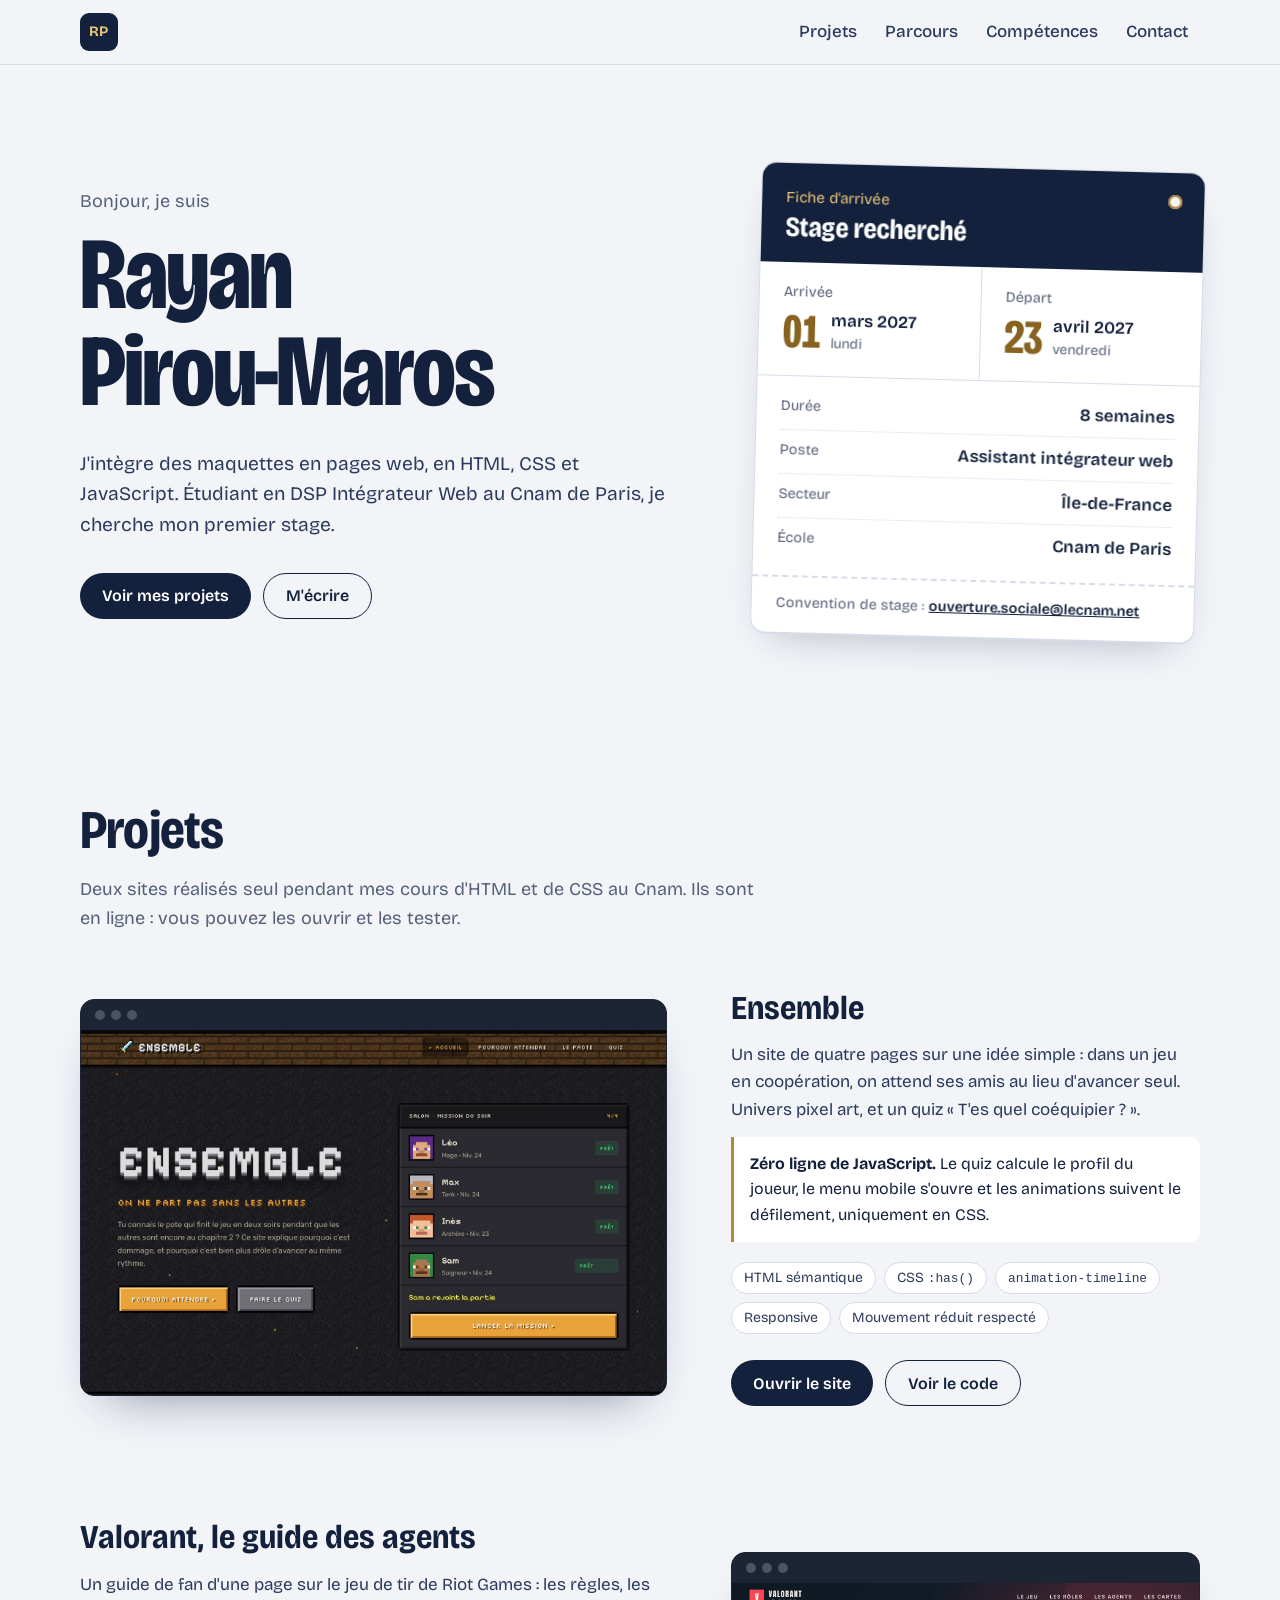
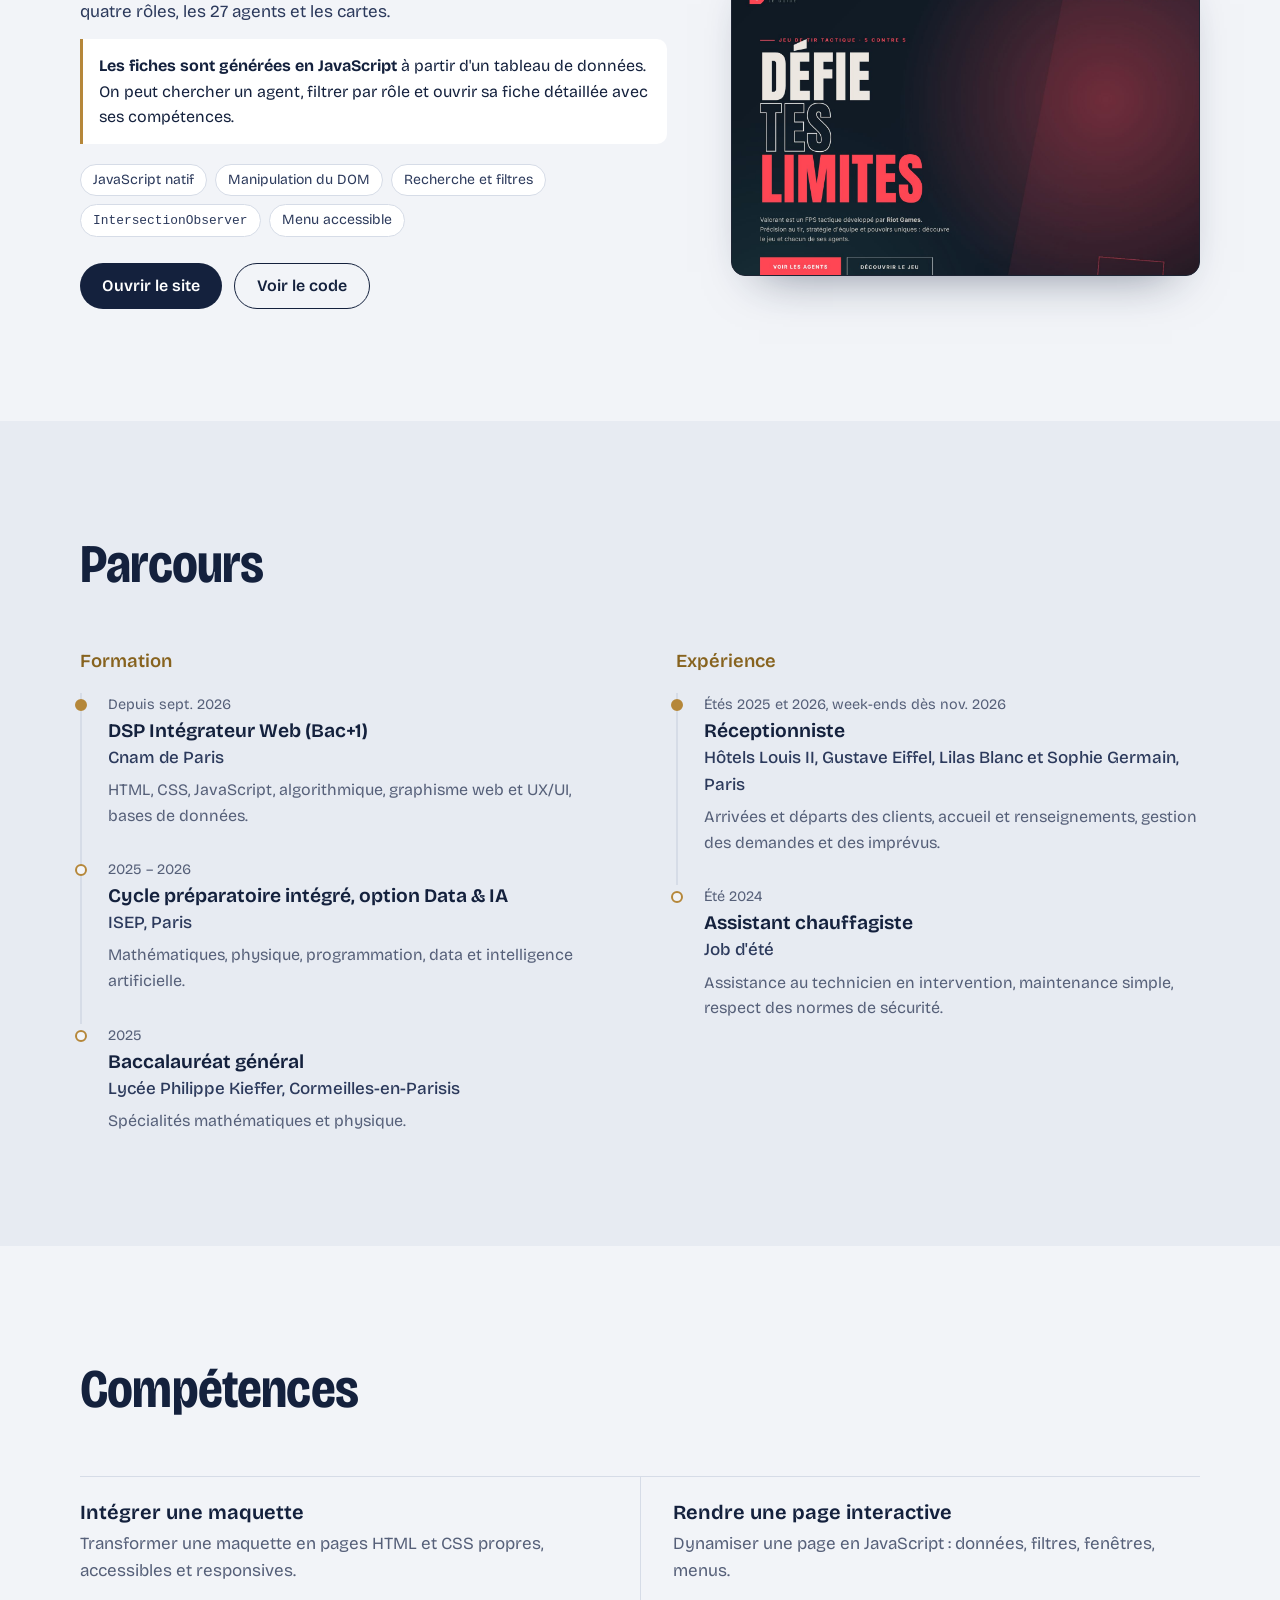
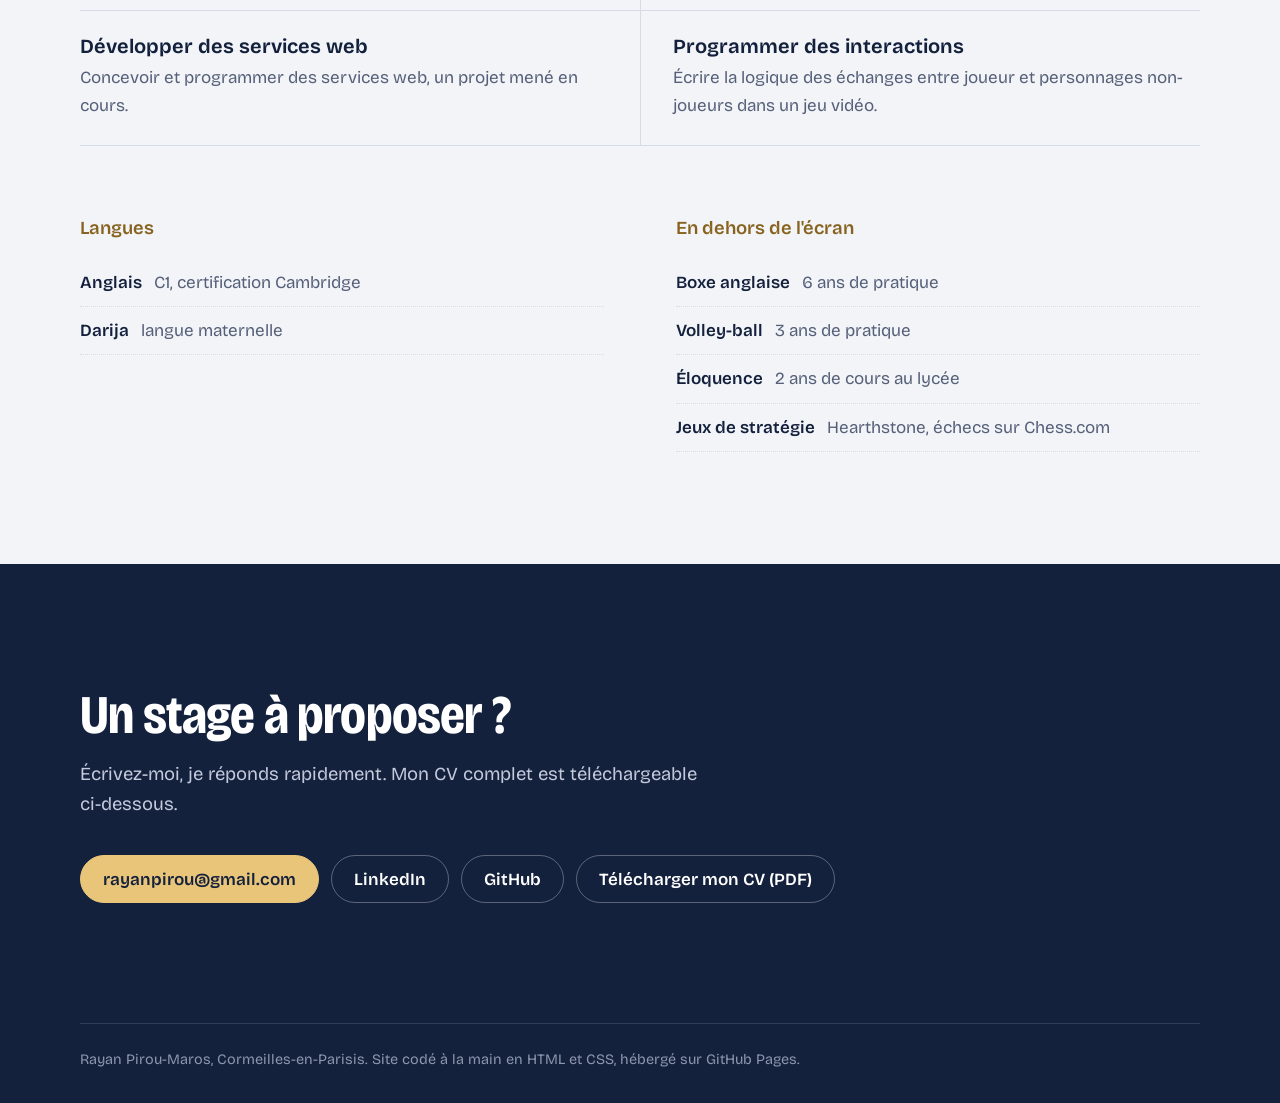
<file: index.html>
<!DOCTYPE html>
<html lang="fr">
<head>
  <meta charset="UTF-8">
  <meta name="viewport" content="width=device-width, initial-scale=1.0">
  <title>Rayan Pirou-Maros | Intégrateur web</title>
  <meta name="description" content="Portfolio de Rayan Pirou-Maros, étudiant en DSP Intégrateur Web au Cnam de Paris. Recherche un stage du 1er mars au 23 avril 2027.">
  <meta name="theme-color" content="#14213d">
  <link rel="icon" href="data:image/svg+xml,%3Csvg xmlns='http://www.w3.org/2000/svg' viewBox='0 0 32 32'%3E%3Crect width='32' height='32' rx='7' fill='%2314213d'/%3E%3Ctext x='16' y='22' font-family='Arial,sans-serif' font-weight='700' font-size='15' fill='%23e9c57a' text-anchor='middle'%3ERP%3C/text%3E%3C/svg%3E">
  <link rel="preconnect" href="https://fonts.googleapis.com">
  <link rel="preconnect" href="https://fonts.gstatic.com" crossorigin>
  <link href="https://fonts.googleapis.com/css2?family=Bricolage+Grotesque:opsz,wdth,wght@12..96,75..100,300..800&display=swap" rel="stylesheet">
  <link rel="stylesheet" href="style.css">
</head>
<body>

  <a class="skip" href="#projets">Aller aux projets</a>

  <header class="top">
    <div class="wrap top-inner">
      <a href="#" class="mark" aria-label="Accueil">RP</a>
      <nav aria-label="Navigation principale">
        <ul class="menu">
          <li><a href="#projets">Projets</a></li>
          <li><a href="#parcours">Parcours</a></li>
          <li><a href="#competences">Compétences</a></li>
          <li><a href="#contact">Contact</a></li>
        </ul>
      </nav>
    </div>
  </header>

  <main>

    <!-- ========== ACCUEIL ========== -->
    <section class="hero">
      <div class="wrap hero-grid">
        <div class="hero-text">
          <p class="hello">Bonjour, je suis</p>
          <h1 class="name">Rayan<br>Pirou-Maros</h1>
          <p class="intro">J'intègre des maquettes en pages web, en HTML, CSS et JavaScript. Étudiant en DSP Intégrateur Web au Cnam de Paris, je cherche mon premier stage.</p>
          <div class="cta">
            <a class="btn btn-solid" href="#projets">Voir mes projets</a>
            <a class="btn btn-line" href="mailto:rayanpirou@gmail.com">M'écrire</a>
          </div>
        </div>

        <!-- Fiche d'arrivée : les dates de stage, façon réception d'hôtel -->
        <aside class="slip" aria-labelledby="slip-title">
          <div class="slip-head">
            <p class="slip-kicker">Fiche d'arrivée</p>
            <h2 id="slip-title" class="slip-title">Stage recherché</h2>
          </div>
          <dl class="slip-dates">
            <div>
              <dt>Arrivée</dt>
              <dd><span class="day">01</span><span class="month">mars 2027<br><small>lundi</small></span></dd>
            </div>
            <div>
              <dt>Départ</dt>
              <dd><span class="day">23</span><span class="month">avril 2027<br><small>vendredi</small></span></dd>
            </div>
          </dl>
          <dl class="slip-rows">
            <div><dt>Durée</dt><dd>8 semaines</dd></div>
            <div><dt>Poste</dt><dd>Assistant intégrateur web</dd></div>
            <div><dt>Secteur</dt><dd>Île-de-France</dd></div>
            <div><dt>École</dt><dd>Cnam de Paris</dd></div>
          </dl>
          <div class="slip-stub">
            <p>Convention de stage&nbsp;: <a href="mailto:ouverture.sociale@lecnam.net">ouverture.sociale@lecnam.net</a></p>
          </div>
        </aside>
      </div>
    </section>

    <!-- ========== PROJETS ========== -->
    <section id="projets" class="block">
      <div class="wrap">
        <header class="block-head">
          <h2>Projets</h2>
          <p>Deux sites réalisés seul pendant mes cours d'HTML et de CSS au Cnam. Ils sont en ligne&nbsp;: vous pouvez les ouvrir et les tester.</p>
        </header>

        <article class="project">
          <a class="shot" href="projets/ensemble/index.html" aria-label="Ouvrir le site Ensemble">
            <span class="shot-bar" aria-hidden="true"><i></i><i></i><i></i></span>
            <img src="assets/ensemble.jpg" width="1600" height="1000" loading="lazy" alt="Page d'accueil du site Ensemble : titre en pixel art et salon de jeu avec quatre joueurs">
          </a>
          <div class="project-body">
            <h3>Ensemble</h3>
            <p class="project-sum">Un site de quatre pages sur une idée simple&nbsp;: dans un jeu en coopération, on attend ses amis au lieu d'avancer seul. Univers pixel art, et un quiz «&nbsp;T'es quel coéquipier&nbsp;?&nbsp;».</p>
            <p class="project-note"><strong>Zéro ligne de JavaScript.</strong> Le quiz calcule le profil du joueur, le menu mobile s'ouvre et les animations suivent le défilement, uniquement en CSS.</p>
            <ul class="tags" aria-label="Techniques utilisées">
              <li>HTML sémantique</li>
              <li>CSS <code>:has()</code></li>
              <li><code>animation-timeline</code></li>
              <li>Responsive</li>
              <li>Mouvement réduit respecté</li>
            </ul>
            <div class="project-links">
              <a class="btn btn-solid" href="projets/ensemble/index.html">Ouvrir le site</a>
              <a class="btn btn-line" href="https://github.com/LeroyJK/LeroyJK.github.io/tree/main/projets/ensemble">Voir le code</a>
            </div>
          </div>
        </article>

        <article class="project project-flip">
          <a class="shot" href="projets/valorant/index.html" aria-label="Ouvrir le guide Valorant">
            <span class="shot-bar" aria-hidden="true"><i></i><i></i><i></i></span>
            <img src="assets/valorant.jpg" width="1600" height="1000" loading="lazy" alt="Page d'accueil du guide Valorant : grand titre « Défie tes limites » sur fond sombre et rouge">
          </a>
          <div class="project-body">
            <h3>Valorant, le guide des agents</h3>
            <p class="project-sum">Un guide de fan d'une page sur le jeu de tir de Riot Games&nbsp;: les règles, les quatre rôles, les 27 agents et les cartes.</p>
            <p class="project-note"><strong>Les fiches sont générées en JavaScript</strong> à partir d'un tableau de données. On peut chercher un agent, filtrer par rôle et ouvrir sa fiche détaillée avec ses compétences.</p>
            <ul class="tags" aria-label="Techniques utilisées">
              <li>JavaScript natif</li>
              <li>Manipulation du DOM</li>
              <li>Recherche et filtres</li>
              <li><code>IntersectionObserver</code></li>
              <li>Menu accessible</li>
            </ul>
            <div class="project-links">
              <a class="btn btn-solid" href="projets/valorant/index.html">Ouvrir le site</a>
              <a class="btn btn-line" href="https://github.com/LeroyJK/LeroyJK.github.io/tree/main/projets/valorant">Voir le code</a>
            </div>
          </div>
        </article>
      </div>
    </section>

    <!-- ========== PARCOURS ========== -->
    <section id="parcours" class="block block-tint">
      <div class="wrap">
        <header class="block-head">
          <h2>Parcours</h2>
        </header>

        <div class="cols">
          <div>
            <h3 class="col-title">Formation</h3>
            <ol class="timeline">
              <li>
                <p class="when">Depuis sept. 2026</p>
                <h4>DSP Intégrateur Web (Bac+1)</h4>
                <p class="where">Cnam de Paris</p>
                <p>HTML, CSS, JavaScript, algorithmique, graphisme web et UX/UI, bases de données.</p>
              </li>
              <li>
                <p class="when">2025 – 2026</p>
                <h4>Cycle préparatoire intégré, option Data &amp; IA</h4>
                <p class="where">ISEP, Paris</p>
                <p>Mathématiques, physique, programmation, data et intelligence artificielle.</p>
              </li>
              <li>
                <p class="when">2025</p>
                <h4>Baccalauréat général</h4>
                <p class="where">Lycée Philippe Kieffer, Cormeilles-en-Parisis</p>
                <p>Spécialités mathématiques et physique.</p>
              </li>
            </ol>
          </div>

          <div>
            <h3 class="col-title">Expérience</h3>
            <ol class="timeline">
              <li>
                <p class="when">Étés 2025 et 2026, week-ends dès nov. 2026</p>
                <h4>Réceptionniste</h4>
                <p class="where">Hôtels Louis II, Gustave Eiffel, Lilas Blanc et Sophie Germain, Paris</p>
                <p>Arrivées et départs des clients, accueil et renseignements, gestion des demandes et des imprévus.</p>
              </li>
              <li>
                <p class="when">Été 2024</p>
                <h4>Assistant chauffagiste</h4>
                <p class="where">Job d'été</p>
                <p>Assistance au technicien en intervention, maintenance simple, respect des normes de sécurité.</p>
              </li>
            </ol>
          </div>
        </div>
      </div>
    </section>

    <!-- ========== COMPÉTENCES ========== -->
    <section id="competences" class="block">
      <div class="wrap">
        <header class="block-head">
          <h2>Compétences</h2>
        </header>

        <div class="skills">
          <div class="skill">
            <h3>Intégrer une maquette</h3>
            <p>Transformer une maquette en pages HTML et CSS propres, accessibles et responsives.</p>
          </div>
          <div class="skill">
            <h3>Rendre une page interactive</h3>
            <p>Dynamiser une page en JavaScript&nbsp;: données, filtres, fenêtres, menus.</p>
          </div>
          <div class="skill">
            <h3>Développer des services web</h3>
            <p>Concevoir et programmer des services web, un projet mené en cours.</p>
          </div>
          <div class="skill">
            <h3>Programmer des interactions</h3>
            <p>Écrire la logique des échanges entre joueur et personnages non-joueurs dans un jeu vidéo.</p>
          </div>
        </div>

        <div class="extras">
          <div>
            <h3 class="col-title">Langues</h3>
            <ul class="plain">
              <li><strong>Anglais</strong> C1, certification Cambridge</li>
              <li><strong>Darija</strong> langue maternelle</li>
            </ul>
          </div>
          <div>
            <h3 class="col-title">En dehors de l'écran</h3>
            <ul class="plain">
              <li><strong>Boxe anglaise</strong> 6 ans de pratique</li>
              <li><strong>Volley-ball</strong> 3 ans de pratique</li>
              <li><strong>Éloquence</strong> 2 ans de cours au lycée</li>
              <li><strong>Jeux de stratégie</strong> Hearthstone, échecs sur Chess.com</li>
            </ul>
          </div>
        </div>
      </div>
    </section>

    <!-- ========== CONTACT ========== -->
    <section id="contact" class="contact">
      <div class="wrap">
        <h2>Un stage à proposer&nbsp;?</h2>
        <p class="contact-lead">Écrivez-moi, je réponds rapidement. Mon CV complet est téléchargeable ci-dessous.</p>
        <ul class="contact-list">
          <li><a href="mailto:rayanpirou@gmail.com">rayanpirou@gmail.com</a></li>
          <li><a href="https://www.linkedin.com/in/rayanzakpm11" target="_blank" rel="noopener">LinkedIn</a></li>
          <li><a href="https://github.com/LeroyJK" target="_blank" rel="noopener">GitHub</a></li>
          <li><a href="assets/CV_Rayan_PIROU-MAROS.pdf" download>Télécharger mon CV (PDF)</a></li>
        </ul>
      </div>
    </section>
  </main>

  <footer class="foot">
    <div class="wrap">
      <p>Rayan Pirou-Maros, Cormeilles-en-Parisis. Site codé à la main en HTML et CSS, hébergé sur GitHub Pages.</p>
    </div>
  </footer>

</body>
</html>
</file>
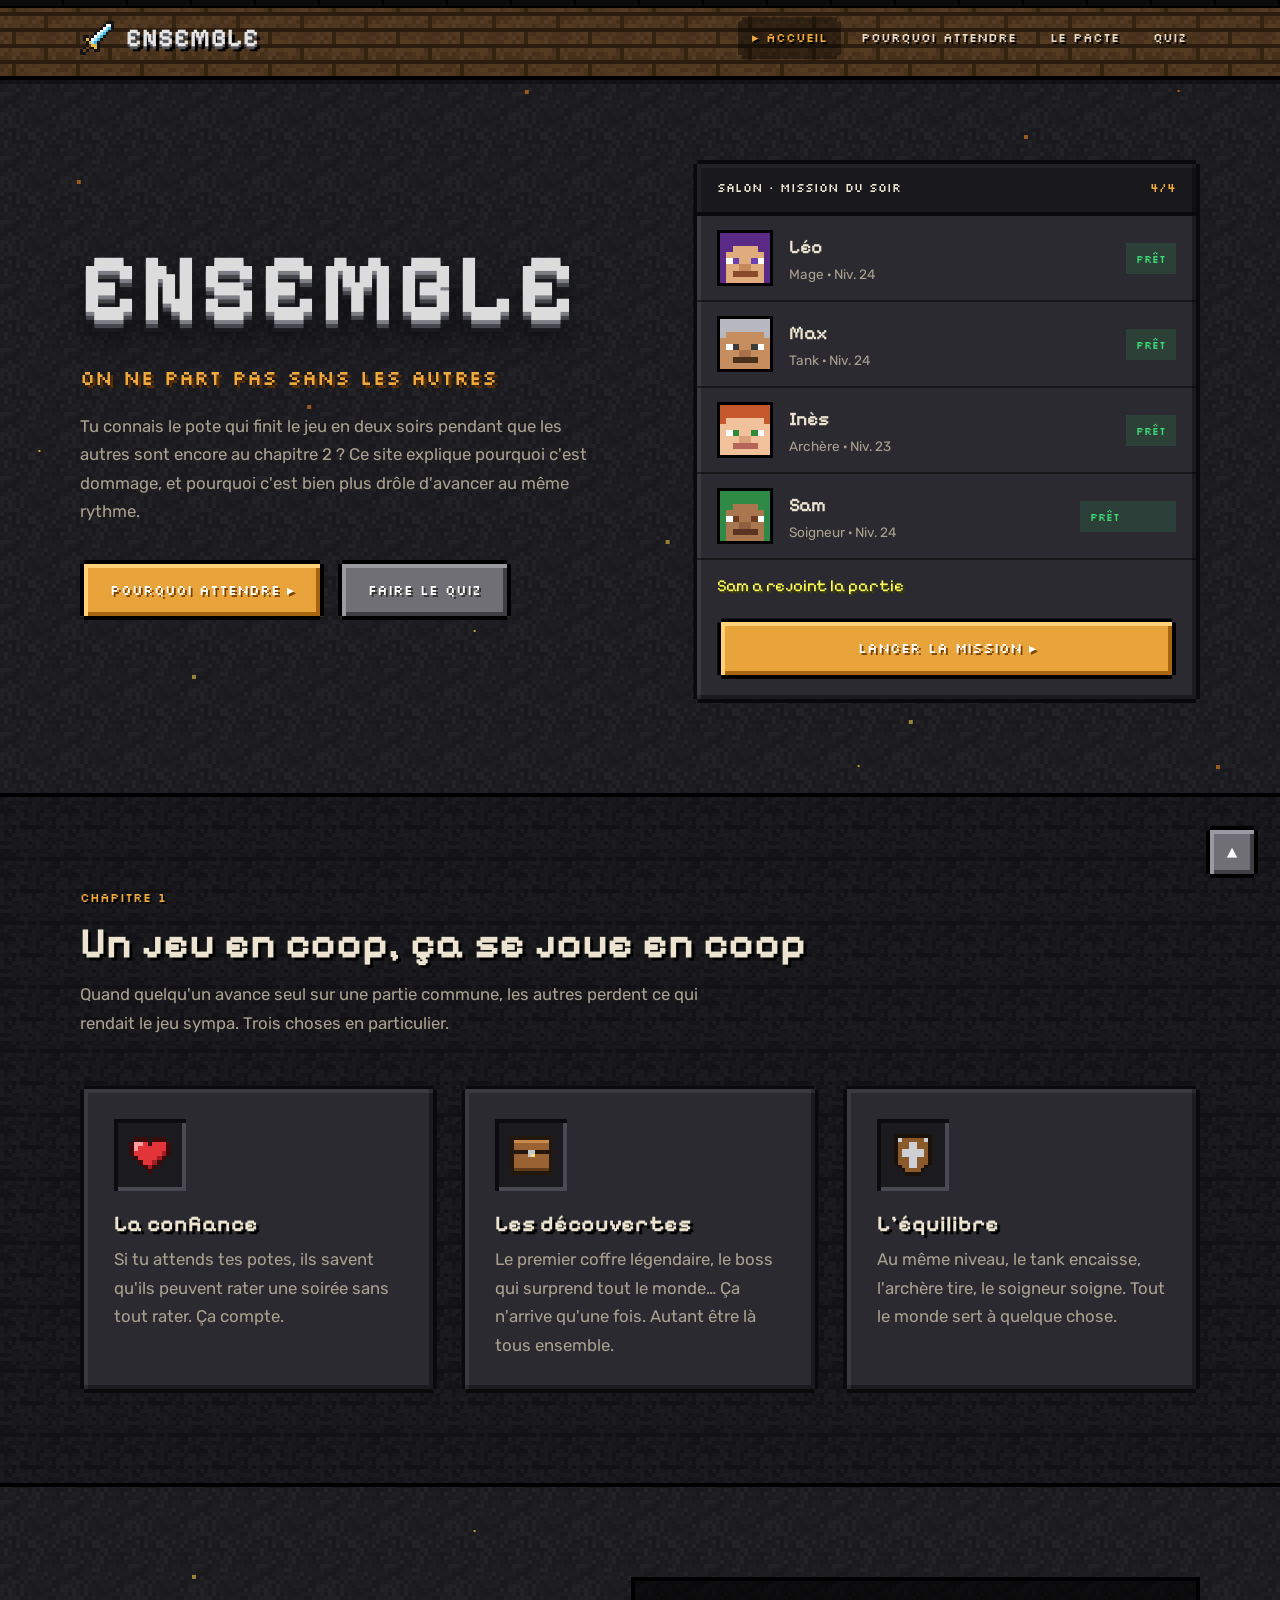
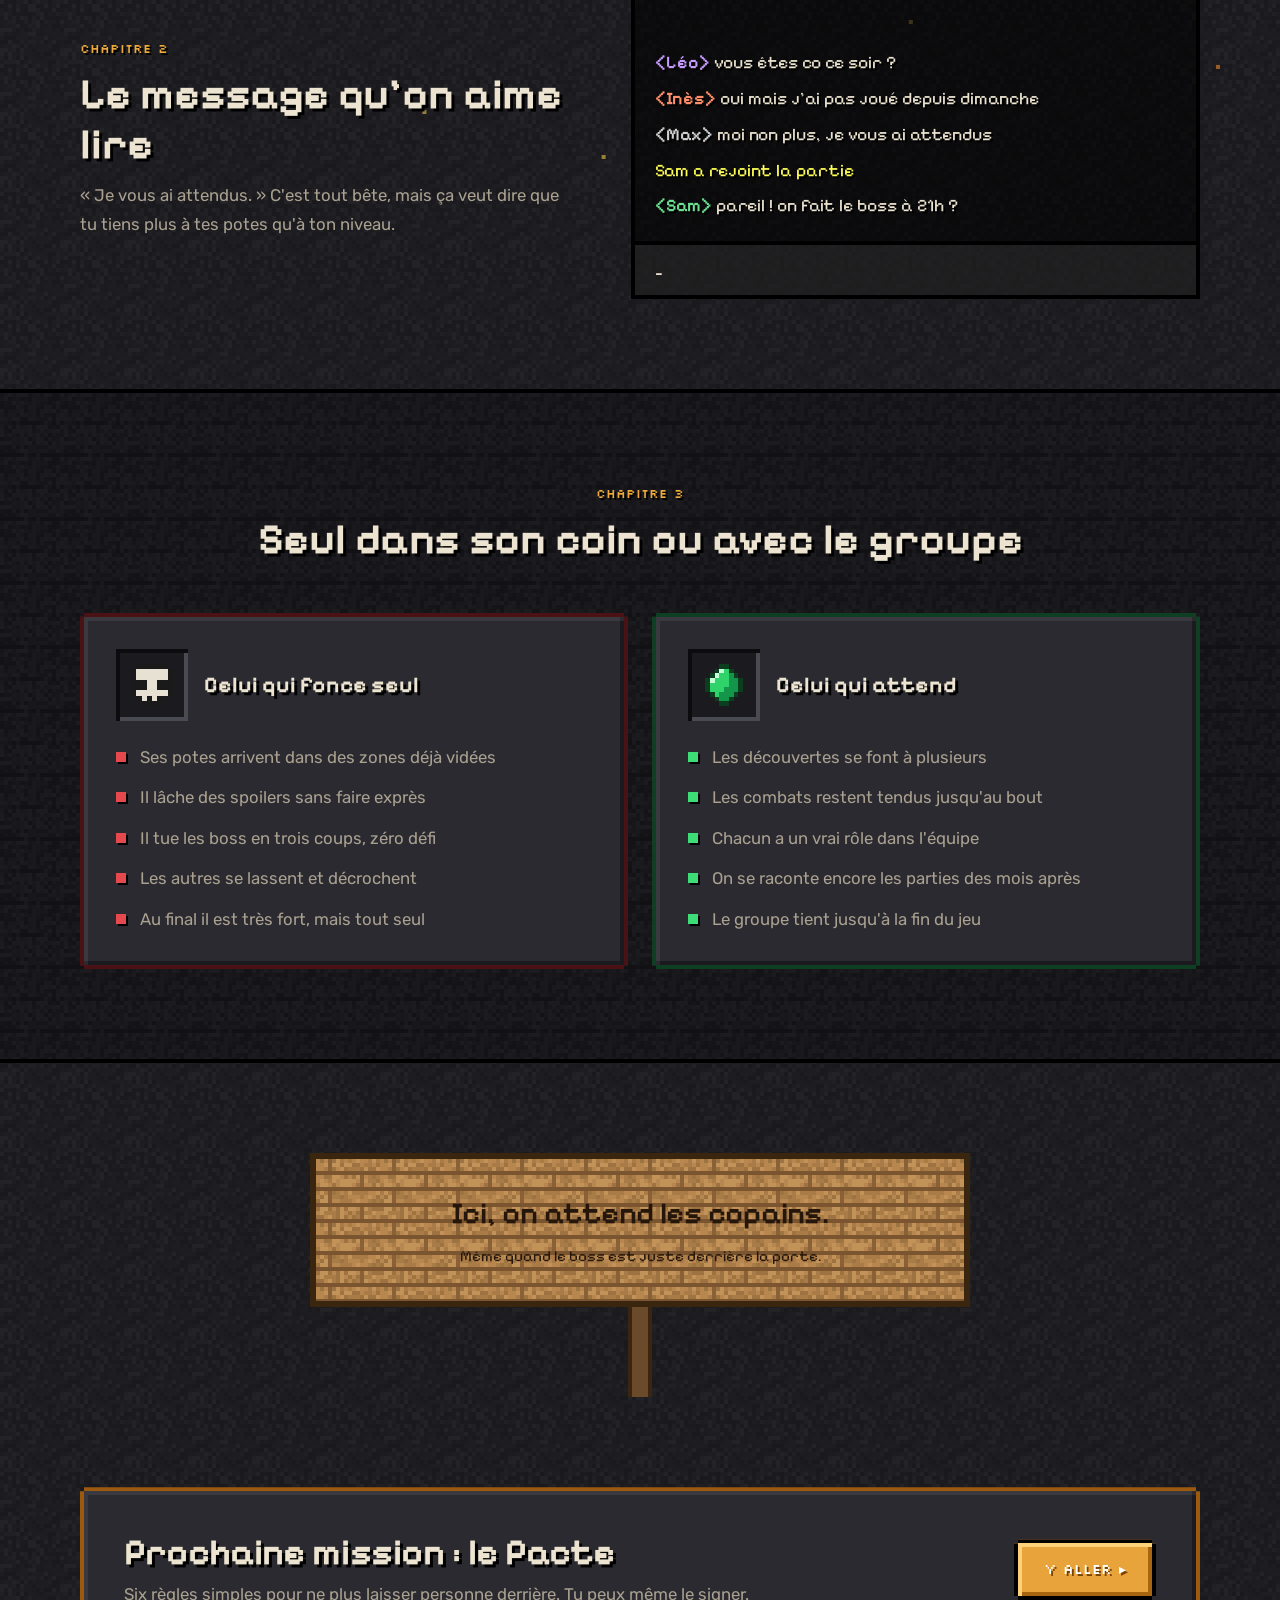
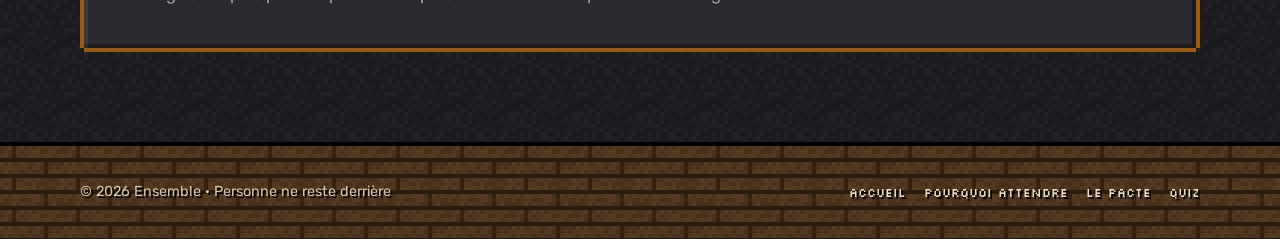
<file: projets/ensemble/index.html>
<!DOCTYPE html>
<html lang="fr">
<head>
  <meta charset="UTF-8">
  <meta name="viewport" content="width=device-width, initial-scale=1.0">
  <meta name="description" content="Pourquoi il vaut mieux attendre ses amis plutôt que d'avancer seul dans un jeu en coop.">
  <title>Ensemble | On attend les copains</title>
  <link rel="icon" href="img/sword.png">
  <link rel="preconnect" href="https://fonts.googleapis.com">
  <link rel="preconnect" href="https://fonts.gstatic.com" crossorigin>
  <link href="https://fonts.googleapis.com/css2?family=Pixelify+Sans:wght@400;600;700&family=Rubik:wght@400;500;600&family=Silkscreen&display=swap" rel="stylesheet">
  <link rel="stylesheet" href="css/style.css">
</head>
<body>

  <div class="xp-progress" aria-hidden="true"><span></span></div>
  <a href="#top" class="to-top" aria-label="Revenir en haut de la page">▲</a>

  <header class="header">
    <nav class="nav container">
      <a href="index.html" class="logo"><img class="px" src="img/sword.png" alt="">ENSEMBLE</a>
      <input type="checkbox" id="nav-check" class="nav-check">
      <label for="nav-check" class="nav-toggle" aria-label="Ouvrir le menu">≡</label>
      <ul class="nav-links">
        <li><a href="index.html" class="active">Accueil</a></li>
        <li><a href="raisons.html">Pourquoi attendre</a></li>
        <li><a href="conseils.html">Le Pacte</a></li>
        <li><a href="quiz.html">Quiz</a></li>
      </ul>
    </nav>
  </header>

  <main>
    <!-- Salon de jeu -->
    <section class="hero">
      <div class="container hero-grid">
        <div>
          <h1 class="game-title">ENSEMBLE</h1>
          <p class="game-subtitle">On ne part pas sans les autres</p>
          <p class="hero-text">Tu connais le pote qui finit le jeu en deux soirs pendant que les autres sont encore au chapitre 2 ? Ce site explique pourquoi c'est dommage, et pourquoi c'est bien plus drôle d'avancer au même rythme.</p>
          <div class="actions">
            <a href="raisons.html" class="btn btn-gold">Pourquoi attendre ▸</a>
            <a href="quiz.html" class="btn">Faire le quiz</a>
          </div>
        </div>

        <div class="panel lobby">
          <div class="lobby-head">
            <span>Salon · Mission du soir</span>
            <span class="swap"><span class="now">3/4</span><span class="later">4/4</span></span>
          </div>
          <div class="lobby-slot">
            <img class="px" src="img/head-mage.png" alt="">
            <div><div class="slot-name">Léo</div><div class="slot-class">Mage · Niv. 24</div></div>
            <span class="status ready">Prêt</span>
          </div>
          <div class="lobby-slot">
            <img class="px" src="img/head-tank.png" alt="">
            <div><div class="slot-name">Max</div><div class="slot-class">Tank · Niv. 24</div></div>
            <span class="status ready">Prêt</span>
          </div>
          <div class="lobby-slot">
            <img class="px" src="img/head-archer.png" alt="">
            <div><div class="slot-name">Inès</div><div class="slot-class">Archère · Niv. 23</div></div>
            <span class="status ready">Prêt</span>
          </div>
          <div class="lobby-slot empty">
            <img class="px" src="img/head-healer.png" alt="">
            <div><div class="slot-name">Sam</div><div class="slot-class">Soigneur · Niv. 24</div></div>
            <span class="swap">
              <span class="status waiting now">En attente</span>
              <span class="status ready later">Prêt</span>
            </span>
          </div>
          <p class="lobby-log">Sam a rejoint la partie</p>
          <div class="lobby-foot swap">
            <span class="btn btn-gold is-disabled now" aria-hidden="true">On attend Sam…</span>
            <a href="raisons.html" class="btn btn-gold later">Lancer la mission ▸</a>
          </div>
        </div>
      </div>
    </section>

    <!-- Pourquoi -->
    <section class="section section-dark">
      <div class="container">
        <div class="section-title reveal">
          <span class="chapter">Chapitre 1</span>
          <h2>Un jeu en coop, ça se joue en coop</h2>
          <p>Quand quelqu'un avance seul sur une partie commune, les autres perdent ce qui rendait le jeu sympa. Trois choses en particulier.</p>
        </div>

        <div class="grid grid-3">
          <article class="panel item-card reveal">
            <div class="slot-icon"><img class="px" src="img/heart.png" alt=""></div>
            <h3>La confiance</h3>
            <p>Si tu attends tes potes, ils savent qu'ils peuvent rater une soirée sans tout rater. Ça compte.</p>
          </article>
          <article class="panel item-card reveal">
            <div class="slot-icon"><img class="px" src="img/chest.png" alt=""></div>
            <h3>Les découvertes</h3>
            <p>Le premier coffre légendaire, le boss qui surprend tout le monde… Ça n'arrive qu'une fois. Autant être là tous ensemble.</p>
          </article>
          <article class="panel item-card reveal">
            <div class="slot-icon"><img class="px" src="img/shield.png" alt=""></div>
            <h3>L'équilibre</h3>
            <p>Au même niveau, le tank encaisse, l'archère tire, le soigneur soigne. Tout le monde sert à quelque chose.</p>
          </article>
        </div>
      </div>
    </section>

    <!-- Chat -->
    <section class="section">
      <div class="container chat-section">
        <div class="section-title reveal">
          <span class="chapter">Chapitre 2</span>
          <h2>Le message qu'on aime lire</h2>
          <p>« Je vous ai attendus. » C'est tout bête, mais ça veut dire que tu tiens plus à tes potes qu'à ton niveau.</p>
        </div>

        <div class="mc-chat reveal" aria-label="Exemple de discussion entre amis">
          <div class="chat-lines">
            <p class="chat-line"><span class="who" style="color: #c79bff;">&lt;Léo&gt;</span> <span class="msg">vous êtes co ce soir ?</span></p>
            <p class="chat-line"><span class="who" style="color: #ff8f6b;">&lt;Inès&gt;</span> <span class="msg">oui mais j'ai pas joué depuis dimanche</span></p>
            <p class="chat-line"><span class="who" style="color: #d0d0d0;">&lt;Max&gt;</span> <span class="msg">moi non plus, je vous ai attendus</span></p>
            <p class="chat-line join">Sam a rejoint la partie</p>
            <p class="chat-line"><span class="who" style="color: #6be08f;">&lt;Sam&gt;</span> <span class="msg">pareil ! on fait le boss à 21h ?</span></p>
          </div>
          <div class="chat-input" aria-hidden="true"></div>
        </div>
      </div>
    </section>

    <!-- Comparaison -->
    <section class="section section-dark">
      <div class="container">
        <div class="section-title center reveal">
          <span class="chapter">Chapitre 3</span>
          <h2>Seul dans son coin ou avec le groupe</h2>
        </div>

        <div class="compare">
          <div class="panel compare-col bad reveal">
            <header>
              <div class="slot-icon"><img class="px" src="img/skull.png" alt=""></div>
              <h3>Celui qui fonce seul</h3>
            </header>
            <ul>
              <li>Ses potes arrivent dans des zones déjà vidées</li>
              <li>Il lâche des spoilers sans faire exprès</li>
              <li>Il tue les boss en trois coups, zéro défi</li>
              <li>Les autres se lassent et décrochent</li>
              <li>Au final il est très fort, mais tout seul</li>
            </ul>
          </div>
          <div class="panel compare-col good reveal">
            <header>
              <div class="slot-icon"><img class="px" src="img/emerald.png" alt=""></div>
              <h3>Celui qui attend</h3>
            </header>
            <ul>
              <li>Les découvertes se font à plusieurs</li>
              <li>Les combats restent tendus jusqu'au bout</li>
              <li>Chacun a un vrai rôle dans l'équipe</li>
              <li>On se raconte encore les parties des mois après</li>
              <li>Le groupe tient jusqu'à la fin du jeu</li>
            </ul>
          </div>
        </div>
      </div>
    </section>

    <!-- Pancarte -->
    <section class="section">
      <div class="container reveal">
        <div class="sign">
          Ici, on attend les copains.
          <small>Même quand le boss est juste derrière la porte.</small>
        </div>
        <div class="sign-post"></div>
      </div>
    </section>

    <!-- Suite -->
    <section class="section" style="padding-top: 0;">
      <div class="container">
        <div class="panel next-mission reveal">
          <div>
            <h2>Prochaine mission : le Pacte</h2>
            <p>Six règles simples pour ne plus laisser personne derrière. Tu peux même le signer.</p>
          </div>
          <a href="conseils.html" class="btn btn-gold">Y aller ▸</a>
        </div>
      </div>
    </section>
  </main>

  <footer class="footer">
    <div class="container footer-inner">
      <p>© 2026 Ensemble · Personne ne reste derrière</p>
      <ul class="footer-links">
        <li><a href="index.html">Accueil</a></li>
        <li><a href="raisons.html">Pourquoi attendre</a></li>
        <li><a href="conseils.html">Le Pacte</a></li>
        <li><a href="quiz.html">Quiz</a></li>
      </ul>
    </div>
  </footer>
</body>
</html>
</file>
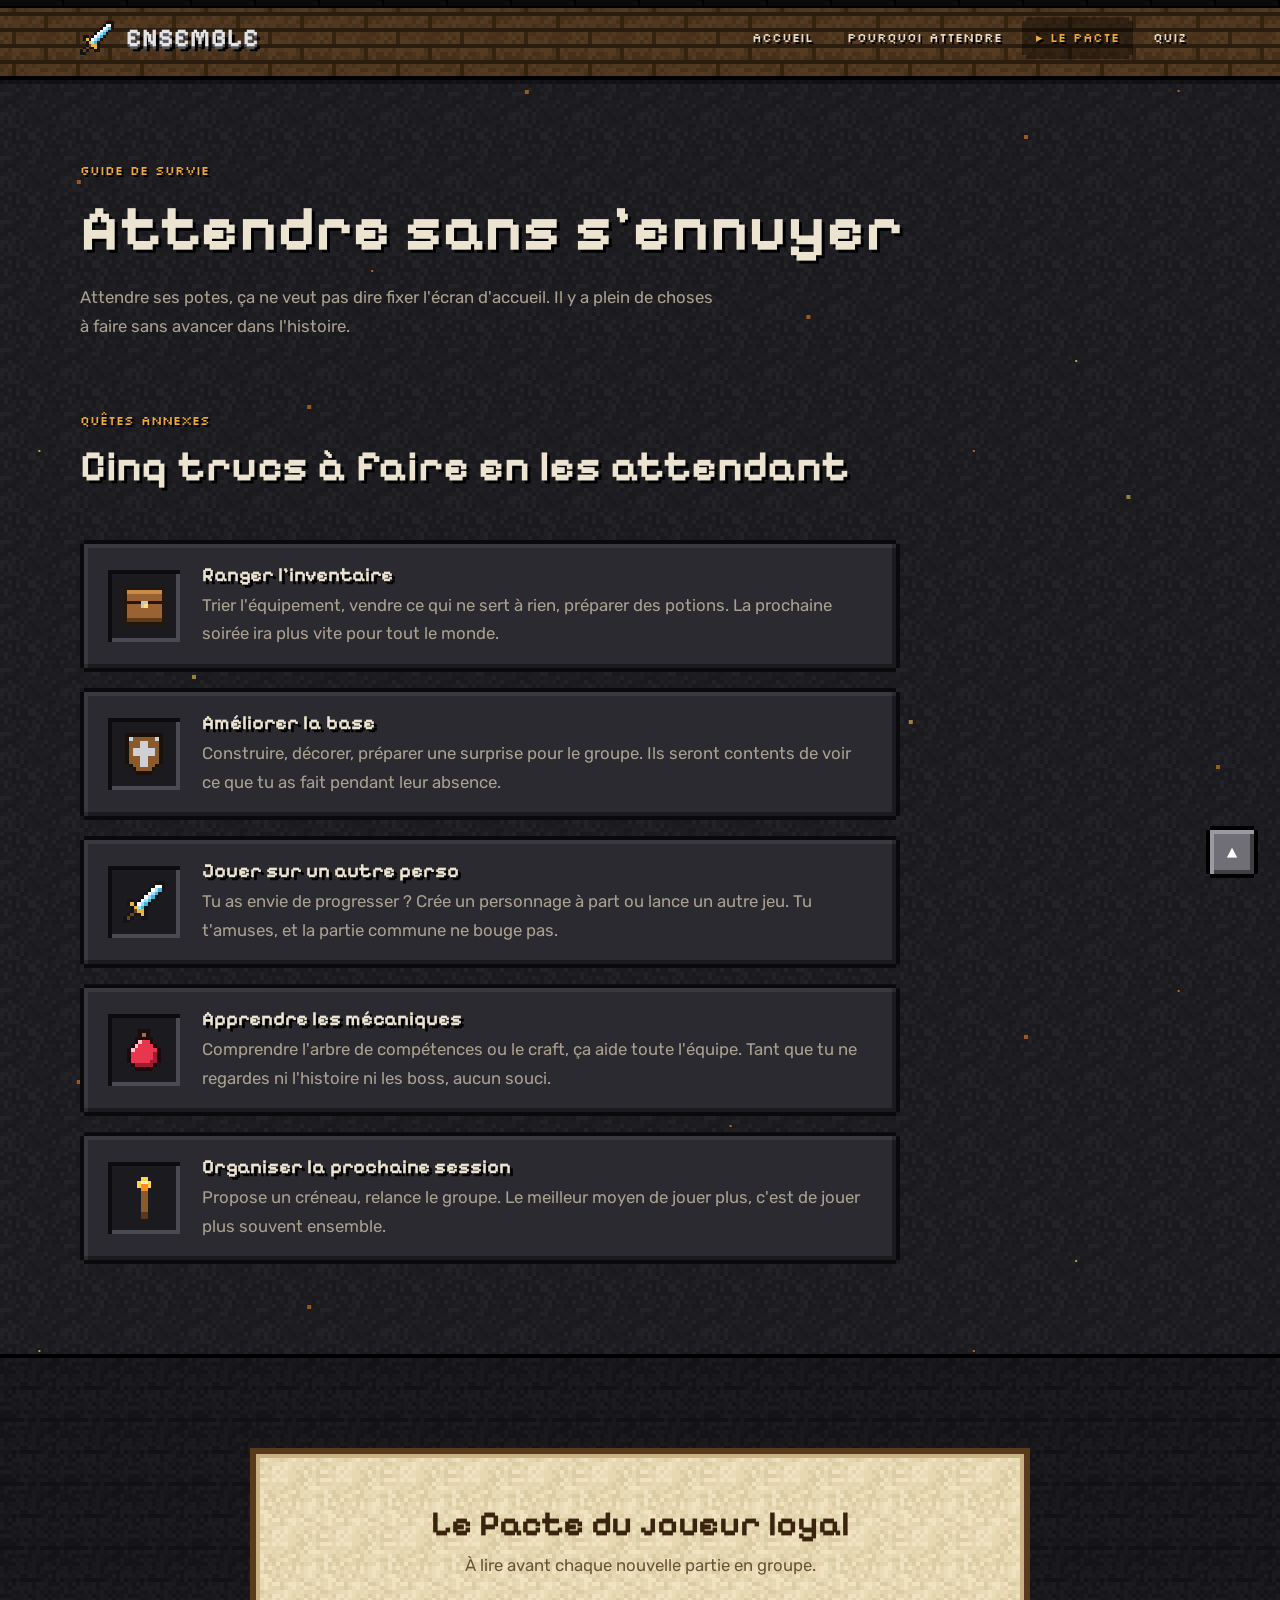
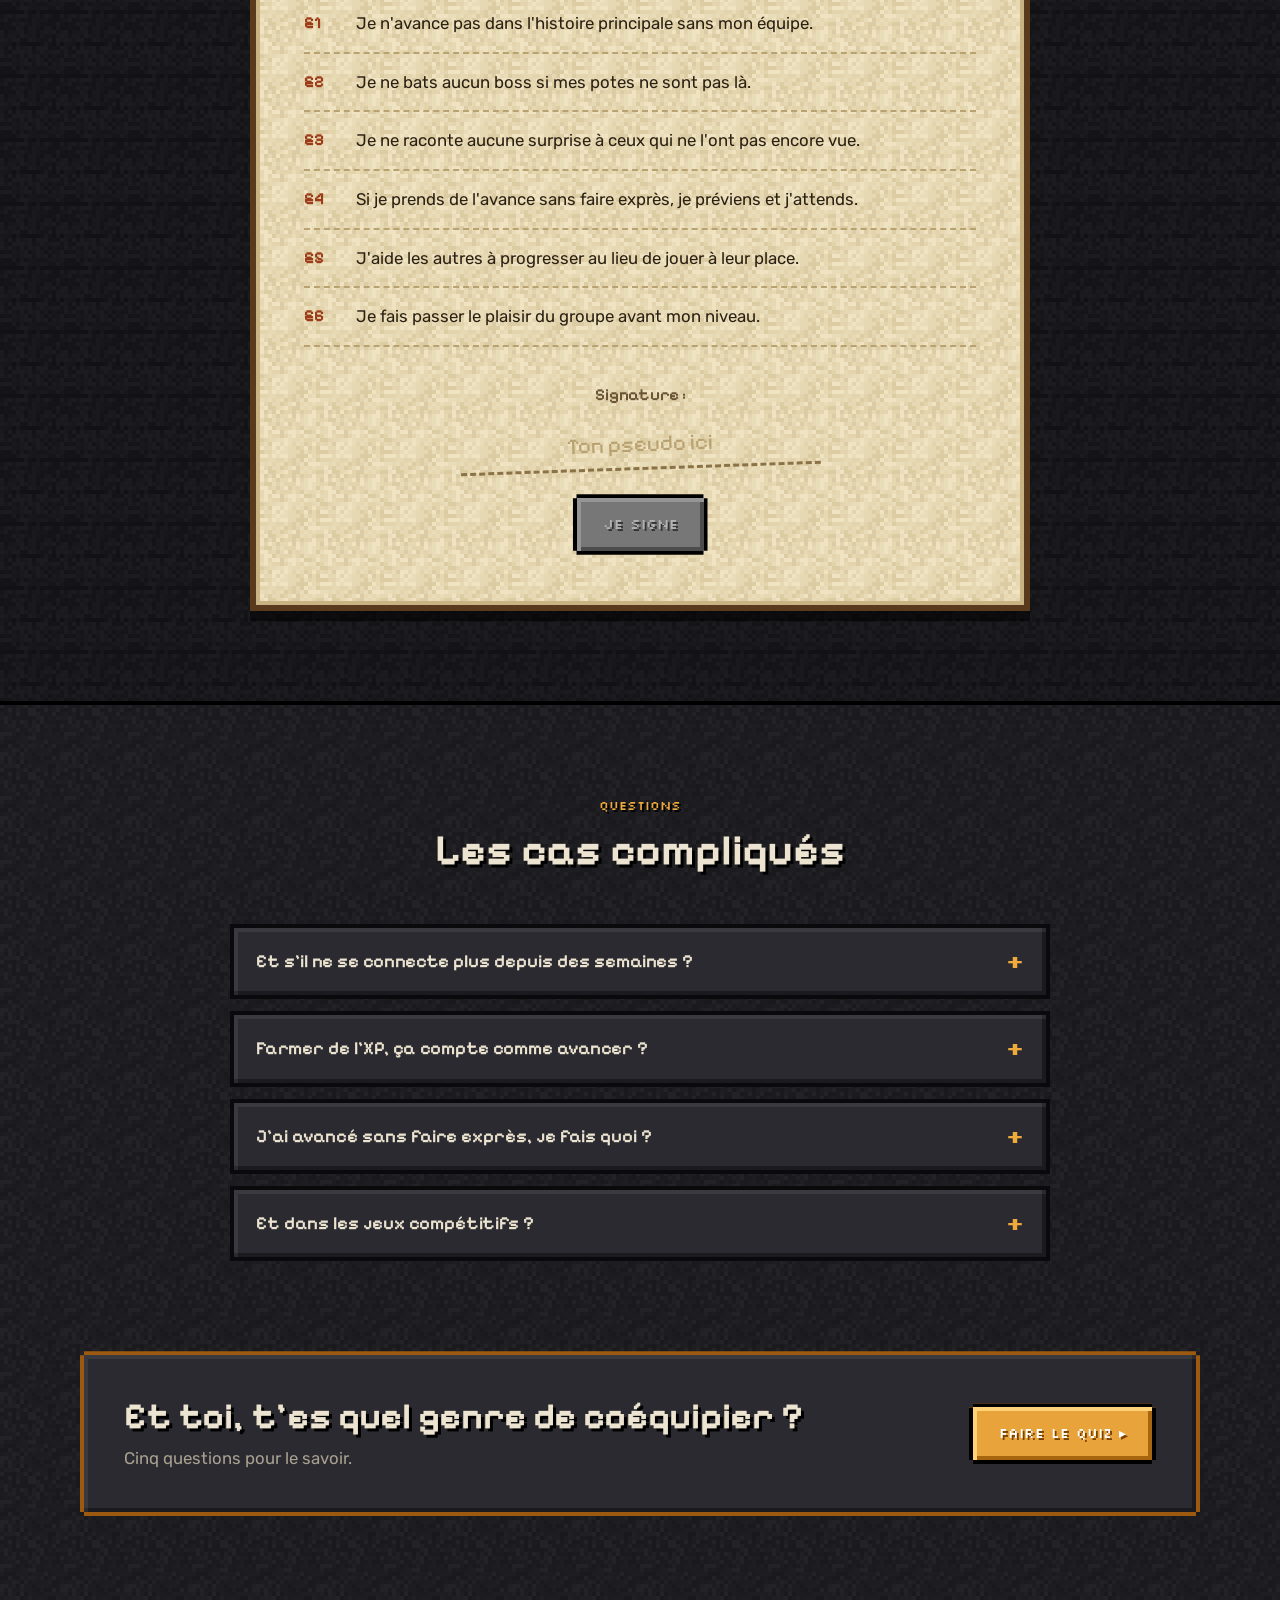
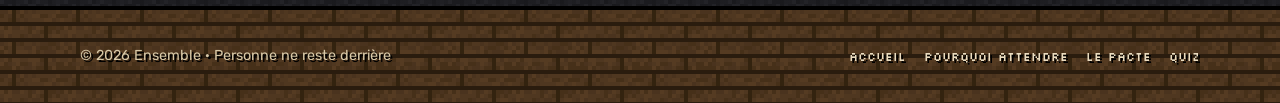
<file: projets/ensemble/conseils.html>
<!DOCTYPE html>
<html lang="fr">
<head>
  <meta charset="UTF-8">
  <meta name="viewport" content="width=device-width, initial-scale=1.0">
  <meta name="description" content="Quoi faire quand ses amis ne sont pas connectés, et le Pacte du joueur loyal à signer.">
  <title>Le Pacte | Ensemble</title>
  <link rel="icon" href="img/sword.png">
  <link rel="preconnect" href="https://fonts.googleapis.com">
  <link rel="preconnect" href="https://fonts.gstatic.com" crossorigin>
  <link href="https://fonts.googleapis.com/css2?family=Pixelify+Sans:wght@400;600;700&family=Rubik:wght@400;500;600&family=Silkscreen&display=swap" rel="stylesheet">
  <link rel="stylesheet" href="css/style.css">
</head>
<body>

  <div class="xp-progress" aria-hidden="true"><span></span></div>
  <a href="#top" class="to-top" aria-label="Revenir en haut de la page">▲</a>

  <header class="header">
    <nav class="nav container">
      <a href="index.html" class="logo"><img class="px" src="img/sword.png" alt="">ENSEMBLE</a>
      <input type="checkbox" id="nav-check" class="nav-check">
      <label for="nav-check" class="nav-toggle" aria-label="Ouvrir le menu">≡</label>
      <ul class="nav-links">
        <li><a href="index.html">Accueil</a></li>
        <li><a href="raisons.html">Pourquoi attendre</a></li>
        <li><a href="conseils.html" class="active">Le Pacte</a></li>
        <li><a href="quiz.html">Quiz</a></li>
      </ul>
    </nav>
  </header>

  <main>
    <section class="page-hero">
      <div class="container">
        <span class="chapter">Guide de survie</span>
        <h1>Attendre sans s'ennuyer</h1>
        <p>Attendre ses potes, ça ne veut pas dire fixer l'écran d'accueil. Il y a plein de choses à faire sans avancer dans l'histoire.</p>
      </div>
    </section>

    <!-- Quêtes annexes -->
    <section class="section" style="padding-top: 20px;">
      <div class="container">
        <div class="section-title reveal">
          <span class="chapter">Quêtes annexes</span>
          <h2>Cinq trucs à faire en les attendant</h2>
        </div>

        <div class="quests">
          <div class="panel quest reveal">
            <div class="slot-icon"><img class="px" src="img/chest.png" alt=""></div>
            <div>
              <h3>Ranger l'inventaire</h3>
              <p>Trier l'équipement, vendre ce qui ne sert à rien, préparer des potions. La prochaine soirée ira plus vite pour tout le monde.</p>
            </div>
          </div>
          <div class="panel quest reveal">
            <div class="slot-icon"><img class="px" src="img/shield.png" alt=""></div>
            <div>
              <h3>Améliorer la base</h3>
              <p>Construire, décorer, préparer une surprise pour le groupe. Ils seront contents de voir ce que tu as fait pendant leur absence.</p>
            </div>
          </div>
          <div class="panel quest reveal">
            <div class="slot-icon"><img class="px" src="img/sword.png" alt=""></div>
            <div>
              <h3>Jouer sur un autre perso</h3>
              <p>Tu as envie de progresser ? Crée un personnage à part ou lance un autre jeu. Tu t'amuses, et la partie commune ne bouge pas.</p>
            </div>
          </div>
          <div class="panel quest reveal">
            <div class="slot-icon"><img class="px" src="img/potion.png" alt=""></div>
            <div>
              <h3>Apprendre les mécaniques</h3>
              <p>Comprendre l'arbre de compétences ou le craft, ça aide toute l'équipe. Tant que tu ne regardes ni l'histoire ni les boss, aucun souci.</p>
            </div>
          </div>
          <div class="panel quest reveal">
            <div class="slot-icon"><img class="px" src="img/torch.png" alt=""></div>
            <div>
              <h3>Organiser la prochaine session</h3>
              <p>Propose un créneau, relance le groupe. Le meilleur moyen de jouer plus, c'est de jouer plus souvent ensemble.</p>
            </div>
          </div>
        </div>
      </div>
    </section>

    <!-- Le Pacte -->
    <section class="section section-dark">
      <div class="container">
        <div class="book reveal">
          <h2>Le Pacte du joueur loyal</h2>
          <p>À lire avant chaque nouvelle partie en groupe.</p>
          <ol>
            <li>Je n'avance pas dans l'histoire principale sans mon équipe.</li>
            <li>Je ne bats aucun boss si mes potes ne sont pas là.</li>
            <li>Je ne raconte aucune surprise à ceux qui ne l'ont pas encore vue.</li>
            <li>Si je prends de l'avance sans faire exprès, je préviens et j'attends.</li>
            <li>J'aide les autres à progresser au lieu de jouer à leur place.</li>
            <li>Je fais passer le plaisir du groupe avant mon niveau.</li>
          </ol>
          <div class="book-sign">
            <label for="sign-name" class="sign-caption">Signature :</label>
            <input type="text" id="sign-name" class="signature-input" placeholder="Ton pseudo ici" maxlength="24" autocomplete="off">
            <input type="checkbox" id="sign-check" class="visually-hidden">
            <label for="sign-check" class="btn btn-gold sign-btn">Je signe</label>
            <p class="signed"><span class="seal" aria-hidden="true"></span>Pacte signé. Bienvenue dans l'équipe.</p>
          </div>
        </div>
      </div>
    </section>

    <!-- FAQ -->
    <section class="section">
      <div class="container">
        <div class="section-title center reveal">
          <span class="chapter">Questions</span>
          <h2>Les cas compliqués</h2>
        </div>

        <div class="faq reveal">
          <details>
            <summary>Et s'il ne se connecte plus depuis des semaines ?</summary>
            <p>Demande-lui directement s'il compte reprendre. S'il te dit de continuer, c'est différent : ce qui compte, c'est d'en parler au lieu d'avancer dans son dos.</p>
          </details>
          <details>
            <summary>Farmer de l'XP, ça compte comme avancer ?</summary>
            <p>Si ça crée un gros écart de niveau, oui. Un peu de farm, ça va. Devenir deux fois plus fort que le reste du groupe, c'est casser l'équilibre.</p>
          </details>
          <details>
            <summary>J'ai avancé sans faire exprès, je fais quoi ?</summary>
            <p>Dis-le au groupe. Tu peux les accompagner sur le passage sans jouer à leur place, ou le refaire avec eux si le jeu le permet.</p>
          </details>
          <details>
            <summary>Et dans les jeux compétitifs ?</summary>
            <p>Même idée. Si vous montez en classement à plusieurs, grimper seul peut créer un écart qui vous empêche de rejouer ensemble.</p>
          </details>
        </div>
      </div>
    </section>

    <section class="section" style="padding-top: 0;">
      <div class="container">
        <div class="panel next-mission reveal">
          <div>
            <h2>Et toi, t'es quel genre de coéquipier ?</h2>
            <p>Cinq questions pour le savoir.</p>
          </div>
          <a href="quiz.html" class="btn btn-gold">Faire le quiz ▸</a>
        </div>
      </div>
    </section>
  </main>

  <footer class="footer">
    <div class="container footer-inner">
      <p>© 2026 Ensemble · Personne ne reste derrière</p>
      <ul class="footer-links">
        <li><a href="index.html">Accueil</a></li>
        <li><a href="raisons.html">Pourquoi attendre</a></li>
        <li><a href="conseils.html">Le Pacte</a></li>
        <li><a href="quiz.html">Quiz</a></li>
      </ul>
    </div>
  </footer>
</body>
</html>
</file>
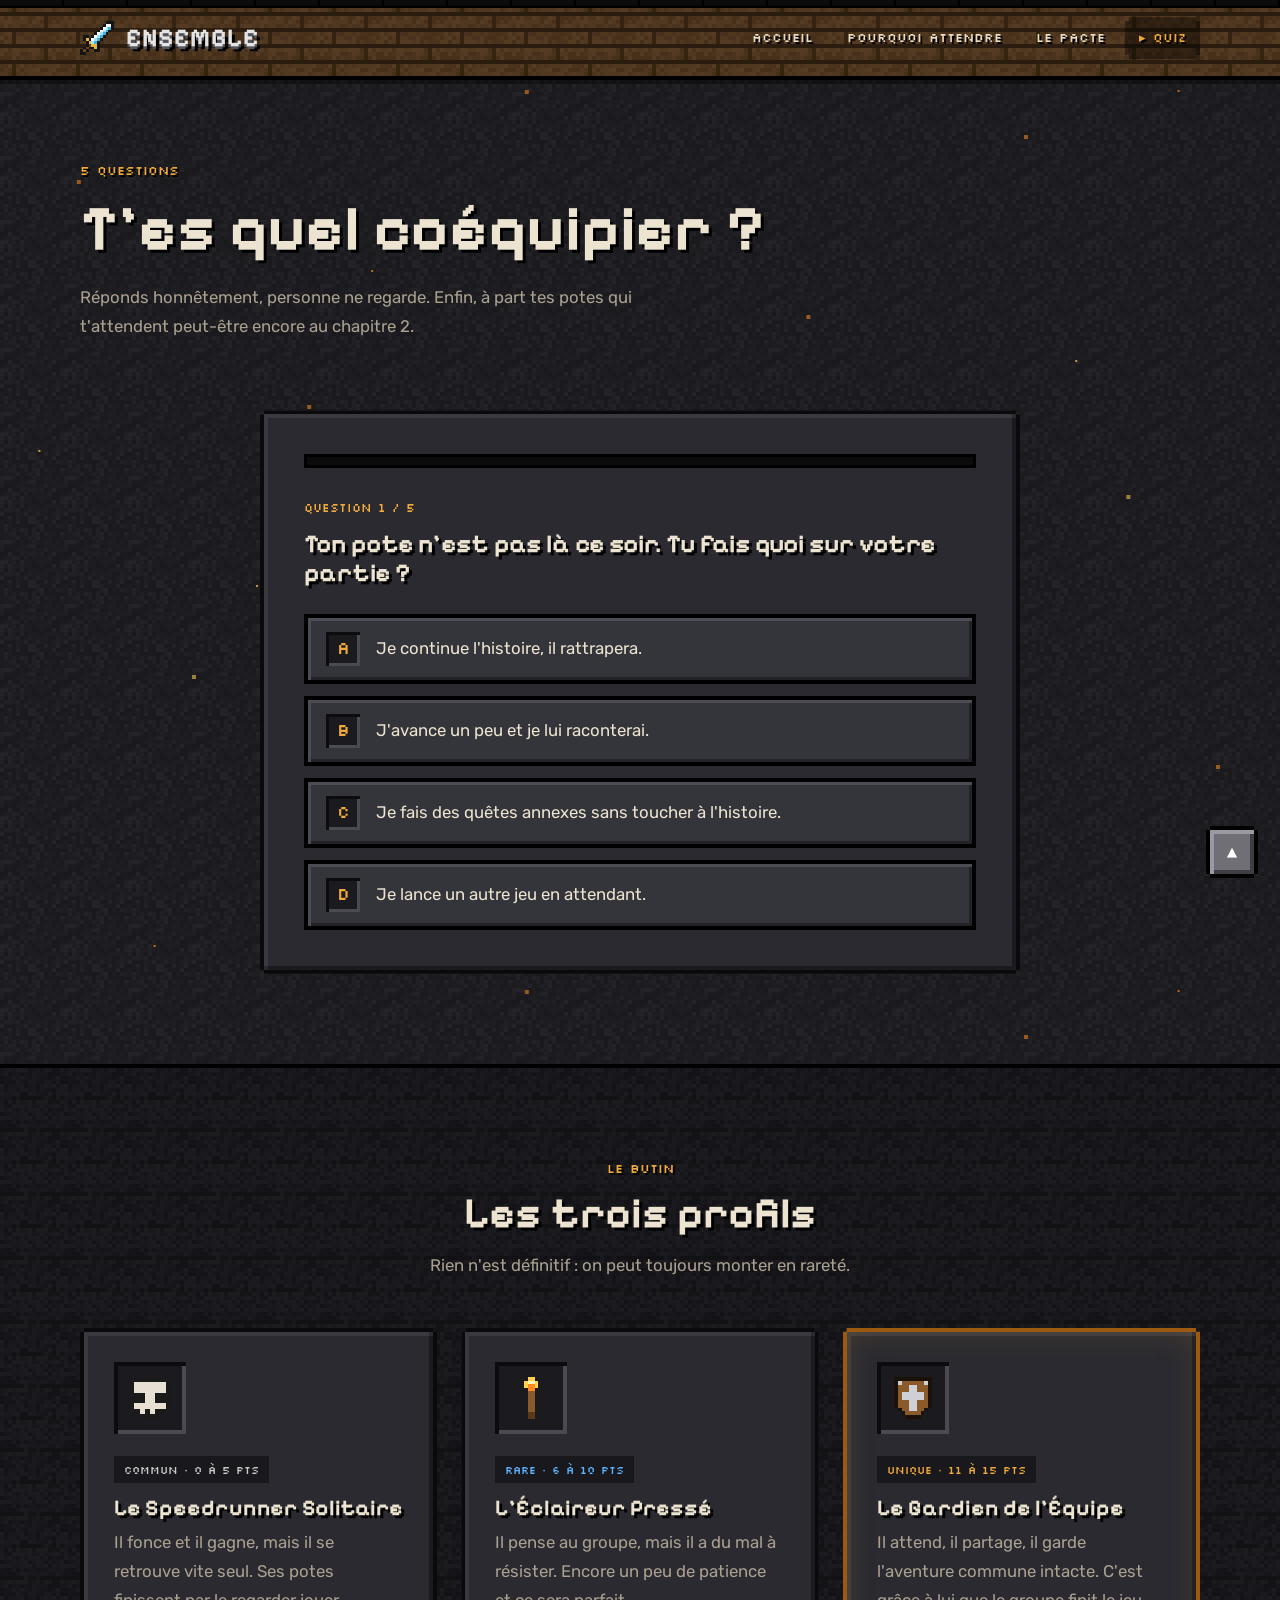
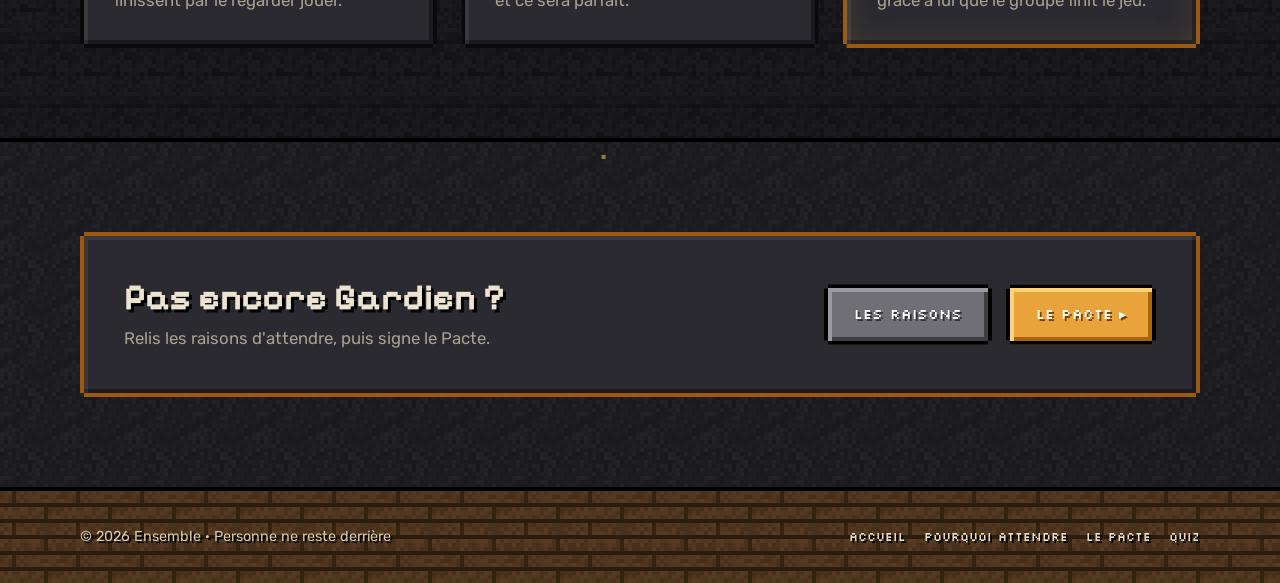
<file: projets/ensemble/quiz.html>
<!DOCTYPE html>
<html lang="fr">
<head>
  <meta charset="UTF-8">
  <meta name="viewport" content="width=device-width, initial-scale=1.0">
  <meta name="description" content="Quiz : quel genre de coéquipier es-tu dans les jeux en coop ?">
  <title>Quiz | Ensemble</title>
  <link rel="icon" href="img/sword.png">
  <link rel="preconnect" href="https://fonts.googleapis.com">
  <link rel="preconnect" href="https://fonts.gstatic.com" crossorigin>
  <link href="https://fonts.googleapis.com/css2?family=Pixelify+Sans:wght@400;600;700&family=Rubik:wght@400;500;600&family=Silkscreen&display=swap" rel="stylesheet">
  <link rel="stylesheet" href="css/style.css">
</head>
<body>

  <div class="xp-progress" aria-hidden="true"><span></span></div>
  <a href="#top" class="to-top" aria-label="Revenir en haut de la page">▲</a>

  <header class="header">
    <nav class="nav container">
      <a href="index.html" class="logo"><img class="px" src="img/sword.png" alt="">ENSEMBLE</a>
      <input type="checkbox" id="nav-check" class="nav-check">
      <label for="nav-check" class="nav-toggle" aria-label="Ouvrir le menu">≡</label>
      <ul class="nav-links">
        <li><a href="index.html">Accueil</a></li>
        <li><a href="raisons.html">Pourquoi attendre</a></li>
        <li><a href="conseils.html">Le Pacte</a></li>
        <li><a href="quiz.html" class="active">Quiz</a></li>
      </ul>
    </nav>
  </header>

  <main>
    <section class="page-hero">
      <div class="container">
        <span class="chapter">5 questions</span>
        <h1>T'es quel coéquipier ?</h1>
        <p>Réponds honnêtement, personne ne regarde. Enfin, à part tes potes qui t'attendent peut-être encore au chapitre 2.</p>
      </div>
    </section>

    <section class="section" style="padding-top: 20px;">
      <div class="container">
        <div class="panel quiz">
          <form class="quiz-form">
            <div class="quiz-progress"><span></span></div>

            <fieldset class="question" id="q1">
              <legend class="quiz-step">Question 1 / 5</legend>
              <h2 class="quiz-question">Ton pote n'est pas là ce soir. Tu fais quoi sur votre partie ?</h2>
              <div class="quiz-answers">
                <label class="quiz-answer"><input type="radio" name="q1" class="visually-hidden p0"><span class="answer-key">A</span><span>Je continue l'histoire, il rattrapera.</span></label>
                <label class="quiz-answer"><input type="radio" name="q1" class="visually-hidden p1"><span class="answer-key">B</span><span>J'avance un peu et je lui raconterai.</span></label>
                <label class="quiz-answer"><input type="radio" name="q1" class="visually-hidden p2"><span class="answer-key">C</span><span>Je fais des quêtes annexes sans toucher à l'histoire.</span></label>
                <label class="quiz-answer"><input type="radio" name="q1" class="visually-hidden p3"><span class="answer-key">D</span><span>Je lance un autre jeu en attendant.</span></label>
              </div>
            </fieldset>

            <fieldset class="question" id="q2">
              <legend class="quiz-step">Question 2 / 5</legend>
              <h2 class="quiz-question">Tu es niveau 40, lui niveau 12. Tu réagis comment ?</h2>
              <div class="quiz-answers">
                <label class="quiz-answer"><input type="radio" name="q2" class="visually-hidden p0"><span class="answer-key">A</span><span>Je le porte, il a qu'à suivre.</span></label>
                <label class="quiz-answer"><input type="radio" name="q2" class="visually-hidden p1"><span class="answer-key">B</span><span>Je lui dis de farmer de son côté.</span></label>
                <label class="quiz-answer"><input type="radio" name="q2" class="visually-hidden p3"><span class="answer-key">C</span><span>Je refais un perso pour repartir avec lui.</span></label>
                <label class="quiz-answer"><input type="radio" name="q2" class="visually-hidden p2"><span class="answer-key">D</span><span>J'arrête de monter tant qu'il est pas proche.</span></label>
              </div>
            </fieldset>

            <fieldset class="question" id="q3">
              <legend class="quiz-step">Question 3 / 5</legend>
              <h2 class="quiz-question">Vous arrivez devant le boss final mais il s'est déconnecté.</h2>
              <div class="quiz-answers">
                <label class="quiz-answer"><input type="radio" name="q3" class="visually-hidden p0"><span class="answer-key">A</span><span>Je le tape tout seul, trop tentant.</span></label>
                <label class="quiz-answer"><input type="radio" name="q3" class="visually-hidden p1"><span class="answer-key">B</span><span>Je regarde une vidéo pour voir à quoi il ressemble.</span></label>
                <label class="quiz-answer"><input type="radio" name="q3" class="visually-hidden p3"><span class="answer-key">C</span><span>Je reste devant la porte et je déco.</span></label>
                <label class="quiz-answer"><input type="radio" name="q3" class="visually-hidden p2"><span class="answer-key">D</span><span>Je lui écris : « demain soir on le fait ? »</span></label>
              </div>
            </fieldset>

            <fieldset class="question" id="q4">
              <legend class="quiz-step">Question 4 / 5</legend>
              <h2 class="quiz-question">Il découvre un niveau que tu connais par cœur.</h2>
              <div class="quiz-answers">
                <label class="quiz-answer"><input type="radio" name="q4" class="visually-hidden p0"><span class="answer-key">A</span><span>Je lui montre direct le chemin le plus rapide.</span></label>
                <label class="quiz-answer"><input type="radio" name="q4" class="visually-hidden p2"><span class="answer-key">B</span><span>Je donne un indice seulement s'il bloque.</span></label>
                <label class="quiz-answer"><input type="radio" name="q4" class="visually-hidden p3"><span class="answer-key">C</span><span>Je le laisse chercher et je profite de ses réactions.</span></label>
                <label class="quiz-answer"><input type="radio" name="q4" class="visually-hidden p0"><span class="answer-key">D</span><span>Je lui raconte la suite, il faut bien qu'il sache.</span></label>
              </div>
            </fieldset>

            <fieldset class="question" id="q5">
              <legend class="quiz-step">Question 5 / 5</legend>
              <h2 class="quiz-question">Une bonne soirée de jeu, pour toi, c'est quoi ?</h2>
              <div class="quiz-answers">
                <label class="quiz-answer"><input type="radio" name="q5" class="visually-hidden p0"><span class="answer-key">A</span><span>Avancer le plus possible, peu importe avec qui.</span></label>
                <label class="quiz-answer"><input type="radio" name="q5" class="visually-hidden p1"><span class="answer-key">B</span><span>Gagner, avec les potes si possible.</span></label>
                <label class="quiz-answer"><input type="radio" name="q5" class="visually-hidden p3"><span class="answer-key">C</span><span>Rigoler et avoir des trucs à se raconter après.</span></label>
                <label class="quiz-answer"><input type="radio" name="q5" class="visually-hidden p2"><span class="answer-key">D</span><span>Un peu de défi et une bonne ambiance.</span></label>
              </div>
            </fieldset>

            <div class="quiz-result">
              <div class="slot-icon"><img class="px" src="img/chest.png" alt=""></div>
              <p class="quiz-step">Quiz terminé</p>
              <h2>Ton score : <span class="score"></span> / 15</h2>
              <p>Compare avec les profils juste en dessous pour savoir quel coéquipier tu es.</p>
              <div class="actions">
                <button type="reset" class="btn">Recommencer</button>
                <a class="btn btn-gold" href="#profils">Voir mon profil ▾</a>
              </div>
            </div>
          </form>
        </div>
      </div>
    </section>

    <!-- Les profils -->
    <section class="section section-dark" id="profils">
      <div class="container">
        <div class="section-title center reveal">
          <span class="chapter">Le butin</span>
          <h2>Les trois profils</h2>
          <p>Rien n'est définitif : on peut toujours monter en rareté.</p>
        </div>

        <div class="grid grid-3">
          <article class="panel item-card reveal">
            <div class="slot-icon"><img class="px" src="img/skull.png" alt=""></div>
            <span class="rarity common">Commun · 0 à 5 pts</span>
            <h3>Le Speedrunner Solitaire</h3>
            <p>Il fonce et il gagne, mais il se retrouve vite seul. Ses potes finissent par le regarder jouer.</p>
          </article>
          <article class="panel item-card reveal">
            <div class="slot-icon"><img class="px" src="img/torch.png" alt=""></div>
            <span class="rarity rare">Rare · 6 à 10 pts</span>
            <h3>L'Éclaireur Pressé</h3>
            <p>Il pense au groupe, mais il a du mal à résister. Encore un peu de patience et ce sera parfait.</p>
          </article>
          <article class="panel item-card unique reveal">
            <div class="slot-icon"><img class="px" src="img/shield.png" alt=""></div>
            <span class="rarity unique">Unique · 11 à 15 pts</span>
            <h3>Le Gardien de l'Équipe</h3>
            <p>Il attend, il partage, il garde l'aventure commune intacte. C'est grâce à lui que le groupe finit le jeu.</p>
          </article>
        </div>
      </div>
    </section>

    <section class="section">
      <div class="container">
        <div class="panel next-mission reveal">
          <div>
            <h2>Pas encore Gardien ?</h2>
            <p>Relis les raisons d'attendre, puis signe le Pacte.</p>
          </div>
          <div class="actions">
            <a href="raisons.html" class="btn">Les raisons</a>
            <a href="conseils.html" class="btn btn-gold">Le Pacte ▸</a>
          </div>
        </div>
      </div>
    </section>
  </main>

  <footer class="footer">
    <div class="container footer-inner">
      <p>© 2026 Ensemble · Personne ne reste derrière</p>
      <ul class="footer-links">
        <li><a href="index.html">Accueil</a></li>
        <li><a href="raisons.html">Pourquoi attendre</a></li>
        <li><a href="conseils.html">Le Pacte</a></li>
        <li><a href="quiz.html">Quiz</a></li>
      </ul>
    </div>
  </footer>
</body>
</html>
</file>
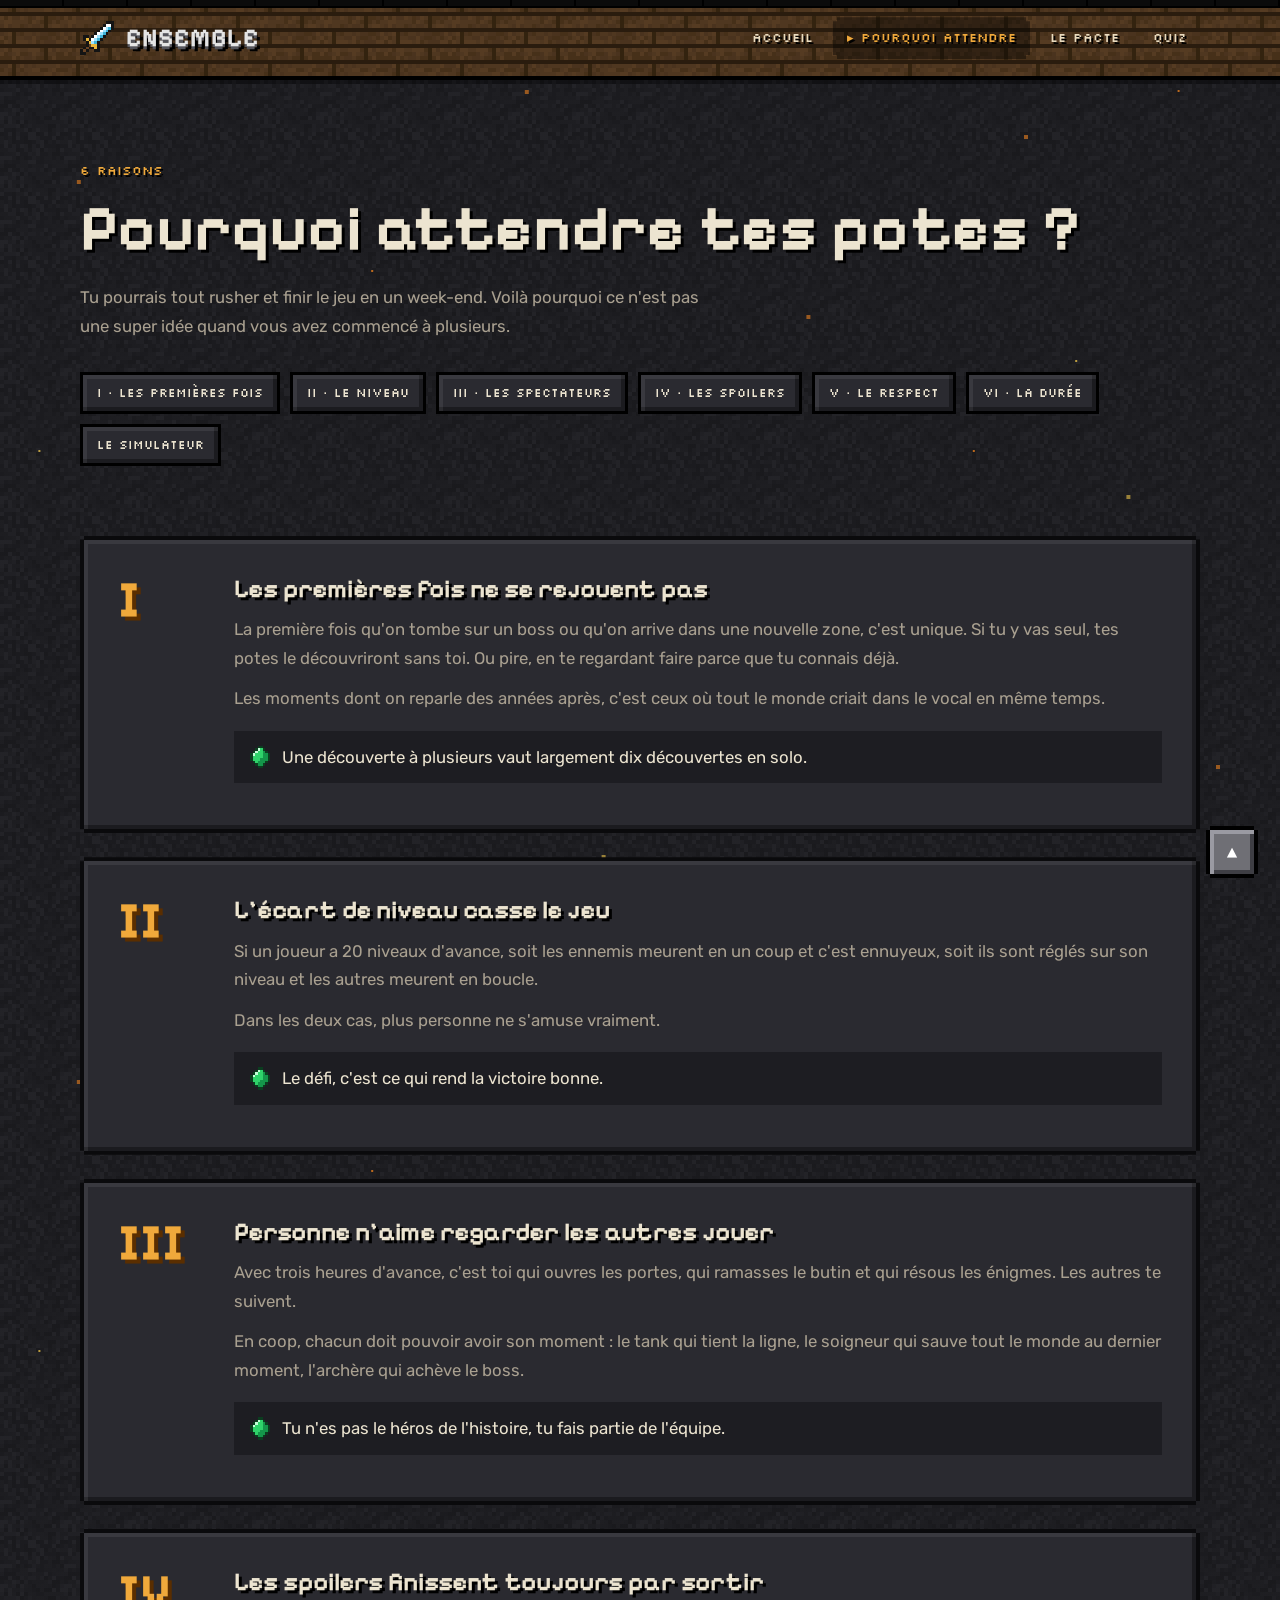
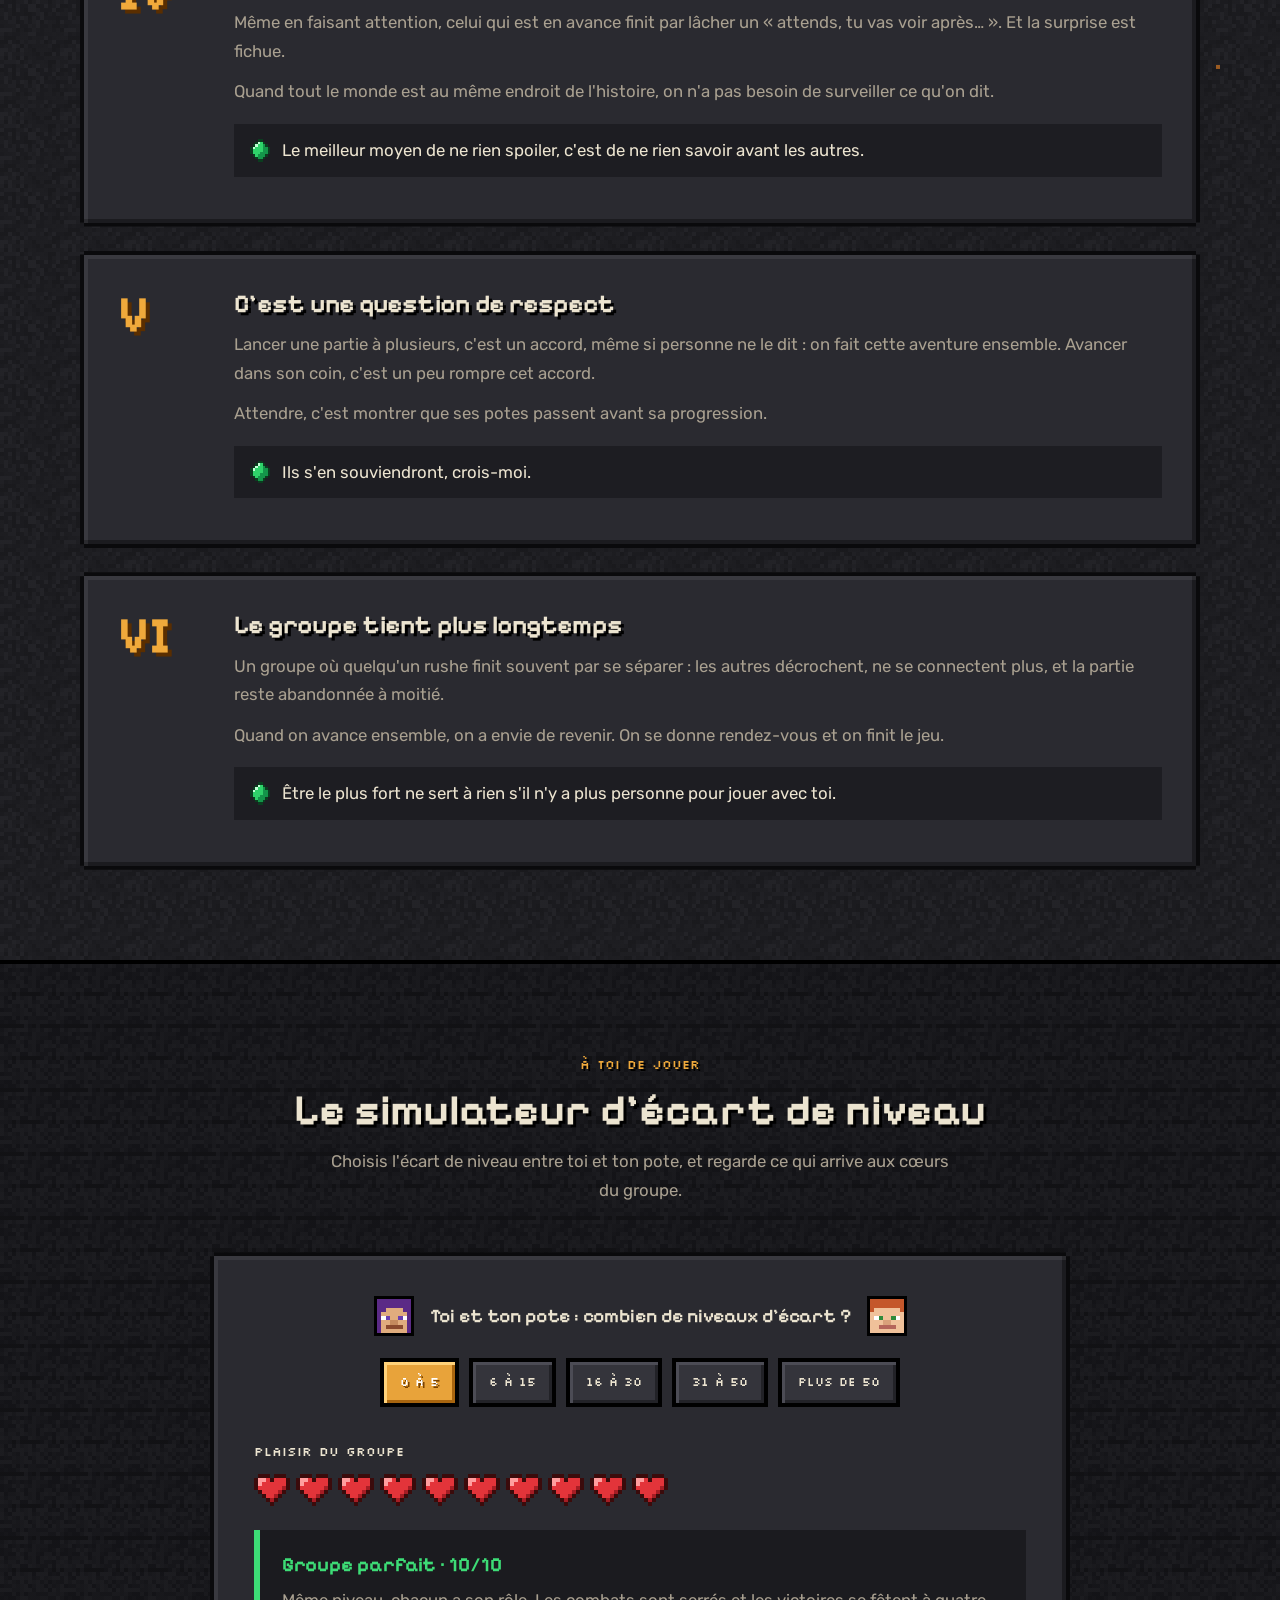
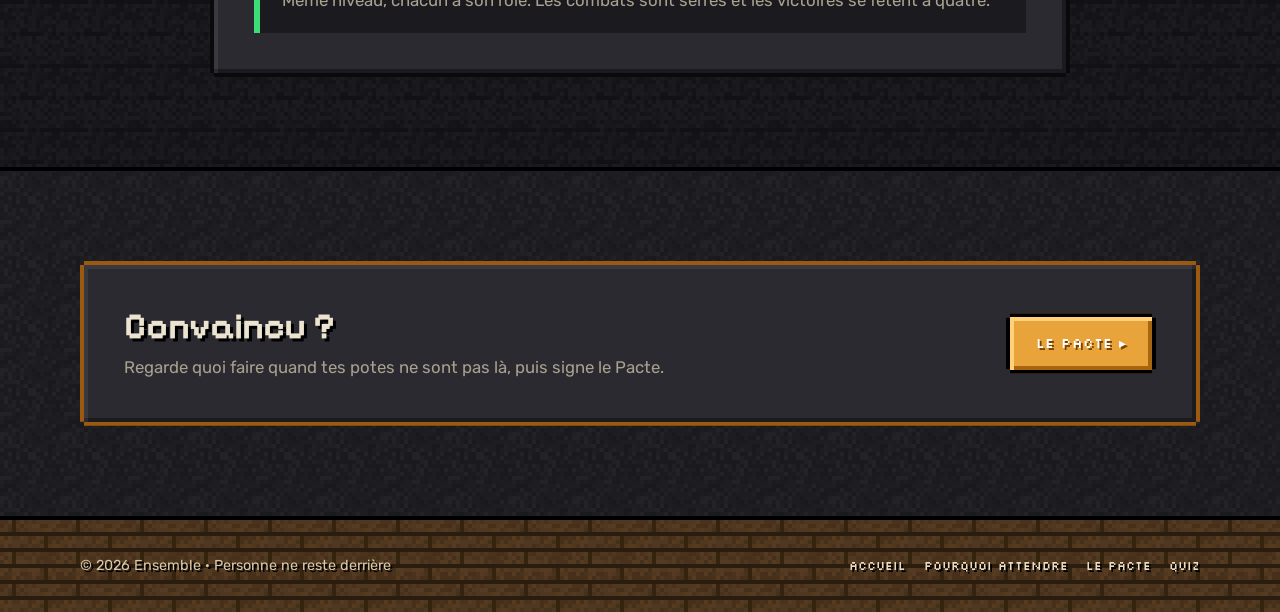
<file: projets/ensemble/raisons.html>
<!DOCTYPE html>
<html lang="fr">
<head>
  <meta charset="UTF-8">
  <meta name="viewport" content="width=device-width, initial-scale=1.0">
  <meta name="description" content="Six raisons d'attendre ses amis dans un jeu en coop, et un simulateur d'écart de niveau.">
  <title>Pourquoi attendre | Ensemble</title>
  <link rel="icon" href="img/sword.png">
  <link rel="preconnect" href="https://fonts.googleapis.com">
  <link rel="preconnect" href="https://fonts.gstatic.com" crossorigin>
  <link href="https://fonts.googleapis.com/css2?family=Pixelify+Sans:wght@400;600;700&family=Rubik:wght@400;500;600&family=Silkscreen&display=swap" rel="stylesheet">
  <link rel="stylesheet" href="css/style.css">
</head>
<body>

  <div class="xp-progress" aria-hidden="true"><span></span></div>
  <a href="#top" class="to-top" aria-label="Revenir en haut de la page">▲</a>

  <header class="header">
    <nav class="nav container">
      <a href="index.html" class="logo"><img class="px" src="img/sword.png" alt="">ENSEMBLE</a>
      <input type="checkbox" id="nav-check" class="nav-check">
      <label for="nav-check" class="nav-toggle" aria-label="Ouvrir le menu">≡</label>
      <ul class="nav-links">
        <li><a href="index.html">Accueil</a></li>
        <li><a href="raisons.html" class="active">Pourquoi attendre</a></li>
        <li><a href="conseils.html">Le Pacte</a></li>
        <li><a href="quiz.html">Quiz</a></li>
      </ul>
    </nav>
  </header>

  <main>
    <section class="page-hero">
      <div class="container">
        <span class="chapter">6 raisons</span>
        <h1>Pourquoi attendre tes potes ?</h1>
        <p>Tu pourrais tout rusher et finir le jeu en un week-end. Voilà pourquoi ce n'est pas une super idée quand vous avez commencé à plusieurs.</p>
        <nav class="reasons-nav" aria-label="Sommaire">
          <a href="#raison-1">I · Les premières fois</a>
          <a href="#raison-2">II · Le niveau</a>
          <a href="#raison-3">III · Les spectateurs</a>
          <a href="#raison-4">IV · Les spoilers</a>
          <a href="#raison-5">V · Le respect</a>
          <a href="#raison-6">VI · La durée</a>
          <a href="#simulateur">Le simulateur</a>
        </nav>
      </div>
    </section>

    <section class="section" style="padding-top: 20px;">
      <div class="container reasons">

        <article class="panel reason reveal" id="raison-1">
          <div class="reason-number">I</div>
          <div>
            <h2>Les premières fois ne se rejouent pas</h2>
            <p>La première fois qu'on tombe sur un boss ou qu'on arrive dans une nouvelle zone, c'est unique. Si tu y vas seul, tes potes le découvriront sans toi. Ou pire, en te regardant faire parce que tu connais déjà.</p>
            <p>Les moments dont on reparle des années après, c'est ceux où tout le monde criait dans le vocal en même temps.</p>
            <p class="loot"><img class="px" src="img/emerald.png" alt="">Une découverte à plusieurs vaut largement dix découvertes en solo.</p>
          </div>
        </article>

        <article class="panel reason reveal" id="raison-2">
          <div class="reason-number">II</div>
          <div>
            <h2>L'écart de niveau casse le jeu</h2>
            <p>Si un joueur a 20 niveaux d'avance, soit les ennemis meurent en un coup et c'est ennuyeux, soit ils sont réglés sur son niveau et les autres meurent en boucle.</p>
            <p>Dans les deux cas, plus personne ne s'amuse vraiment.</p>
            <p class="loot"><img class="px" src="img/emerald.png" alt="">Le défi, c'est ce qui rend la victoire bonne.</p>
          </div>
        </article>

        <article class="panel reason reveal" id="raison-3">
          <div class="reason-number">III</div>
          <div>
            <h2>Personne n'aime regarder les autres jouer</h2>
            <p>Avec trois heures d'avance, c'est toi qui ouvres les portes, qui ramasses le butin et qui résous les énigmes. Les autres te suivent.</p>
            <p>En coop, chacun doit pouvoir avoir son moment : le tank qui tient la ligne, le soigneur qui sauve tout le monde au dernier moment, l'archère qui achève le boss.</p>
            <p class="loot"><img class="px" src="img/emerald.png" alt="">Tu n'es pas le héros de l'histoire, tu fais partie de l'équipe.</p>
          </div>
        </article>

        <article class="panel reason reveal" id="raison-4">
          <div class="reason-number">IV</div>
          <div>
            <h2>Les spoilers finissent toujours par sortir</h2>
            <p>Même en faisant attention, celui qui est en avance finit par lâcher un « attends, tu vas voir après… ». Et la surprise est fichue.</p>
            <p>Quand tout le monde est au même endroit de l'histoire, on n'a pas besoin de surveiller ce qu'on dit.</p>
            <p class="loot"><img class="px" src="img/emerald.png" alt="">Le meilleur moyen de ne rien spoiler, c'est de ne rien savoir avant les autres.</p>
          </div>
        </article>

        <article class="panel reason reveal" id="raison-5">
          <div class="reason-number">V</div>
          <div>
            <h2>C'est une question de respect</h2>
            <p>Lancer une partie à plusieurs, c'est un accord, même si personne ne le dit : on fait cette aventure ensemble. Avancer dans son coin, c'est un peu rompre cet accord.</p>
            <p>Attendre, c'est montrer que ses potes passent avant sa progression.</p>
            <p class="loot"><img class="px" src="img/emerald.png" alt="">Ils s'en souviendront, crois-moi.</p>
          </div>
        </article>

        <article class="panel reason reveal" id="raison-6">
          <div class="reason-number">VI</div>
          <div>
            <h2>Le groupe tient plus longtemps</h2>
            <p>Un groupe où quelqu'un rushe finit souvent par se séparer : les autres décrochent, ne se connectent plus, et la partie reste abandonnée à moitié.</p>
            <p>Quand on avance ensemble, on a envie de revenir. On se donne rendez-vous et on finit le jeu.</p>
            <p class="loot"><img class="px" src="img/emerald.png" alt="">Être le plus fort ne sert à rien s'il n'y a plus personne pour jouer avec toi.</p>
          </div>
        </article>

      </div>
    </section>

    <!-- Simulateur -->
    <section class="section section-dark" id="simulateur">
      <div class="container">
        <div class="section-title center reveal">
          <span class="chapter">À toi de jouer</span>
          <h2>Le simulateur d'écart de niveau</h2>
          <p>Choisis l'écart de niveau entre toi et ton pote, et regarde ce qui arrive aux cœurs du groupe.</p>
        </div>

        <div class="panel simulator reveal">
          <div class="sim-heads">
            <img class="px" src="img/head-mage.png" alt="">
            <span>Toi et ton pote : combien de niveaux d'écart ?</span>
            <img class="px" src="img/head-archer.png" alt="">
          </div>

          <div class="gap-choices">
            <input type="radio" name="gap" id="gap-1" class="visually-hidden" checked>
            <label for="gap-1">0 à 5</label>
            <input type="radio" name="gap" id="gap-2" class="visually-hidden">
            <label for="gap-2">6 à 15</label>
            <input type="radio" name="gap" id="gap-3" class="visually-hidden">
            <label for="gap-3">16 à 30</label>
            <input type="radio" name="gap" id="gap-4" class="visually-hidden">
            <label for="gap-4">31 à 50</label>
            <input type="radio" name="gap" id="gap-5" class="visually-hidden">
            <label for="gap-5">Plus de 50</label>
          </div>

          <p class="sim-label">Plaisir du groupe</p>
          <div class="hearts" aria-hidden="true">
            <span></span><span></span><span></span><span></span><span></span>
            <span></span><span></span><span></span><span></span><span></span>
          </div>

          <div class="sim-verdict v1" style="--sim-color: #3ddc76;">
            <strong>Groupe parfait · 10/10</strong>
            <p>Même niveau, chacun a son rôle. Les combats sont serrés et les victoires se fêtent à quatre.</p>
          </div>
          <div class="sim-verdict v2" style="--sim-color: #a8e05f;">
            <strong>Ça passe · 8/10</strong>
            <p>Petit écart, rien de grave. Une ou deux soirées ensemble et c'est réglé.</p>
          </div>
          <div class="sim-verdict v3" style="--sim-color: #f0a93b;">
            <strong>Ça commence à coincer · 6/10</strong>
            <p>Un des deux porte l'autre. Les mobs sont soit trop faciles, soit trop durs, et ça devient moins drôle.</p>
          </div>
          <div class="sim-verdict v4" style="--sim-color: #ff7a3d;">
            <strong>Mode spectateur · 3/10</strong>
            <p>Le plus faible suit derrière et ramasse le butin. Il ne joue plus vraiment.</p>
          </div>
          <div class="sim-verdict v5" style="--sim-color: #e5484d;">
            <strong>Groupe en danger · 1/10</strong>
            <p>L'écart est trop grand pour jouer ensemble. C'est souvent là que la partie finit abandonnée.</p>
          </div>
        </div>
      </div>
    </section>

    <section class="section">
      <div class="container">
        <div class="panel next-mission reveal">
          <div>
            <h2>Convaincu ?</h2>
            <p>Regarde quoi faire quand tes potes ne sont pas là, puis signe le Pacte.</p>
          </div>
          <a href="conseils.html" class="btn btn-gold">Le Pacte ▸</a>
        </div>
      </div>
    </section>
  </main>

  <footer class="footer">
    <div class="container footer-inner">
      <p>© 2026 Ensemble · Personne ne reste derrière</p>
      <ul class="footer-links">
        <li><a href="index.html">Accueil</a></li>
        <li><a href="raisons.html">Pourquoi attendre</a></li>
        <li><a href="conseils.html">Le Pacte</a></li>
        <li><a href="quiz.html">Quiz</a></li>
      </ul>
    </div>
  </footer>
</body>
</html>
</file>
<file: style.css>
/* =========================================================
   Portfolio — Rayan Pirou-Maros
   Palette « réception d'hôtel » : encre marine, laiton, papier
   ========================================================= */

:root {
  --paper:   #f2f4f8;
  --card:    #ffffff;
  --ink:     #14213d;
  --ink-2:   #2c3a5c;
  --slate:   #566079;
  --line:    #d6dce7;
  --brass:   #b5873a;
  --brass-d: #87631f;
  --brass-l: #e9c57a;
  --tint:    #e7ebf2;

  --font: "Bricolage Grotesque", system-ui, -apple-system, "Segoe UI", sans-serif;
  --wrap: 1120px;
  --r: 14px;
}

*, *::before, *::after { box-sizing: border-box; }

html { scroll-behavior: smooth; scroll-padding-top: 80px; }

body {
  margin: 0;
  background: var(--paper);
  color: var(--ink);
  font-family: var(--font);
  font-size: 1.0625rem;
  line-height: 1.6;
  font-variation-settings: "opsz" 14;
  -webkit-font-smoothing: antialiased;
}

img { max-width: 100%; height: auto; display: block; }
a { color: inherit; }
h1, h2, h3, h4 { margin: 0; line-height: 1.15; }
p { margin: 0; }

:focus-visible {
  outline: 3px solid var(--brass);
  outline-offset: 3px;
  border-radius: 4px;
}

.wrap {
  width: min(var(--wrap), 100% - 32px);
  margin-inline: auto;
}

.skip {
  position: absolute; left: 16px; top: -60px;
  background: var(--ink); color: #fff; padding: 10px 16px; border-radius: 8px;
  z-index: 100;
}
.skip:focus { top: 12px; }

/* ---------- En-tête ---------- */
.top {
  position: sticky; top: 0; z-index: 10;
  background: rgb(242 244 248 / .88);
  backdrop-filter: blur(10px);
  border-bottom: 1px solid var(--line);
}
.top-inner { display: flex; align-items: center; justify-content: space-between; height: 64px; }
.mark {
  display: grid; place-items: center;
  width: 38px; height: 38px; border-radius: 9px;
  background: var(--ink); color: var(--brass-l);
  font-weight: 700; font-size: .9rem; text-decoration: none; letter-spacing: .02em;
}
.menu { list-style: none; display: flex; gap: 4px; margin: 0; padding: 0; }
.menu a {
  display: block; padding: 8px 12px; border-radius: 8px;
  text-decoration: none; color: var(--ink-2); font-weight: 500;
}
.menu a:hover { background: var(--tint); color: var(--ink); }

/* ---------- Boutons ---------- */
.btn {
  display: inline-flex; align-items: center; justify-content: center;
  min-height: 46px; padding: 0 22px; border-radius: 999px;
  font-weight: 600; text-decoration: none; font-size: 1rem;
  transition: background-color .15s, color .15s, border-color .15s;
}
.btn-solid { background: var(--ink); color: #fff; }
.btn-solid:hover { background: var(--ink-2); }
.btn-line { border: 1.5px solid var(--ink); color: var(--ink); }
.btn-line:hover { background: var(--ink); color: #fff; }

/* ---------- Accueil ---------- */
.hero { padding: clamp(40px, 8vw, 104px) 0 clamp(24px, 4vw, 48px); }
.hero-grid {
  display: grid;
  grid-template-columns: minmax(0, 1.35fr) minmax(0, 1fr);
  gap: clamp(32px, 6vw, 80px);
  align-items: center;
}
.hello { color: var(--slate); font-size: 1.125rem; margin-bottom: 10px; }
.name {
  font-size: clamp(3rem, 8.4vw, 6.4rem);
  font-weight: 750;
  font-variation-settings: "opsz" 96, "wdth" 80;
  letter-spacing: -0.02em;
  line-height: .95;
}
.intro {
  margin-top: 28px;
  max-width: 34em;
  font-size: 1.2rem;
  color: var(--ink-2);
}
.cta { display: flex; flex-wrap: wrap; gap: 12px; margin-top: 32px; }

/* La fiche d'arrivée */
.slip {
  position: relative;
  background: var(--card);
  border: 1px solid var(--line);
  border-radius: var(--r);
  box-shadow: 0 1px 0 var(--line), 0 18px 40px -22px rgb(20 33 61 / .35);
  transform: rotate(1.5deg);
  animation: slip-in .7s cubic-bezier(.2, .8, .2, 1) .15s both;
}
/* œillet de la carte-clé */
.slip::before {
  content: "";
  position: absolute; top: 22px; right: 22px;
  width: 14px; height: 14px; border-radius: 50%;
  background: var(--paper);
  box-shadow: inset 0 0 0 2px var(--brass);
}
.slip-head {
  padding: 22px 24px 18px;
  background: var(--ink);
  color: #fff;
  border-radius: var(--r) var(--r) 0 0;
}
.slip::before { z-index: 1; }
.slip-kicker { color: var(--brass-l); font-size: .95rem; }
.slip-title {
  font-size: 1.75rem;
  font-weight: 700;
  font-variation-settings: "opsz" 48, "wdth" 85;
  margin-top: 2px;
}
.slip-dates {
  display: grid; grid-template-columns: 1fr 1fr;
  margin: 0;
  border-bottom: 1px solid var(--line);
}
.slip-dates > div { padding: 18px 24px 20px; }
.slip-dates > div + div { border-left: 1px solid var(--line); }
.slip dt { color: var(--slate); font-size: .9rem; }
.slip-dates dd { margin: 4px 0 0; display: flex; align-items: center; gap: 10px; }
.day {
  font-size: 3rem; font-weight: 700; line-height: 1;
  font-variation-settings: "opsz" 96, "wdth" 75;
  color: var(--brass-d);
  font-variant-numeric: tabular-nums;
}
.month { font-weight: 600; line-height: 1.25; }
.month small { font-weight: 400; color: var(--slate); font-size: .875rem; }
.slip-rows { margin: 0; padding: 10px 24px 14px; }
.slip-rows > div {
  display: flex; justify-content: space-between; gap: 16px;
  padding: 8px 0;
  border-bottom: 1px dotted var(--line);
}
.slip-rows > div:last-child { border-bottom: 0; }
.slip-rows dd { margin: 0; font-weight: 600; text-align: right; }
.slip-stub {
  padding: 14px 24px 18px;
  border-top: 2px dashed var(--line);
  font-size: .9rem; color: var(--slate);
}
.slip-stub a { color: var(--ink); font-weight: 600; word-break: break-word; }

@keyframes slip-in {
  from { opacity: 0; transform: translateY(24px) rotate(6deg); }
  to   { opacity: 1; transform: rotate(1.5deg); }
}

/* ---------- Sections ---------- */
.block { padding: clamp(64px, 9vw, 112px) 0; }
.block-tint { background: var(--tint); }
.block-head { max-width: 40em; margin-bottom: clamp(36px, 5vw, 56px); }
.block-head h2,
.contact h2 {
  font-size: clamp(2.2rem, 4.6vw, 3.4rem);
  font-weight: 700;
  font-variation-settings: "opsz" 72, "wdth" 85;
  letter-spacing: -0.015em;
}
.block-head p { margin-top: 14px; color: var(--slate); font-size: 1.125rem; }

/* ---------- Projets ---------- */
.project {
  display: grid;
  grid-template-columns: minmax(0, 1.25fr) minmax(0, 1fr);
  gap: clamp(28px, 5vw, 64px);
  align-items: center;
}
.project + .project { margin-top: clamp(64px, 9vw, 112px); }
.project-flip .shot { order: 2; }

.shot {
  display: block;
  border-radius: var(--r);
  overflow: hidden;
  background: #1d2433;
  border: 1px solid #1d2433;
  box-shadow: 0 24px 48px -28px rgb(20 33 61 / .55);
  transition: transform .2s ease;
}
.shot:hover { transform: translateY(-4px); }
.shot-bar { display: flex; gap: 6px; padding: 10px 14px; }
.shot-bar i { width: 10px; height: 10px; border-radius: 50%; background: #4a5368; }

.project-body h3 {
  font-size: clamp(1.6rem, 2.6vw, 2.1rem);
  font-weight: 700;
  font-variation-settings: "opsz" 48, "wdth" 88;
}
.project-sum { margin-top: 14px; color: var(--ink-2); }
.project-note {
  margin-top: 14px;
  padding: 14px 16px;
  background: var(--card);
  border-left: 3px solid var(--brass);
  border-radius: 0 10px 10px 0;
  font-size: 1rem;
}
.tags { list-style: none; display: flex; flex-wrap: wrap; gap: 8px; padding: 0; margin: 20px 0 0; }
.tags li {
  padding: 4px 12px;
  border: 1px solid var(--line);
  border-radius: 999px;
  background: var(--card);
  font-size: .875rem;
  color: var(--ink-2);
}
code { font-family: ui-monospace, "Cascadia Code", Consolas, monospace; font-size: .92em; }
.project-links { display: flex; flex-wrap: wrap; gap: 12px; margin-top: 26px; }

/* ---------- Parcours ---------- */
.cols { display: grid; grid-template-columns: 1fr 1fr; gap: clamp(32px, 6vw, 72px); }
.col-title {
  font-size: 1.15rem; font-weight: 600; color: var(--brass-d);
  margin-bottom: 20px;
}
.timeline { list-style: none; margin: 0; padding: 0; }
.timeline li {
  position: relative;
  padding: 0 0 30px 26px;
  border-left: 2px solid var(--line);
}
.timeline li:last-child { padding-bottom: 0; border-left-color: transparent; }
.timeline li::before {
  content: "";
  position: absolute; left: -7px; top: 6px;
  width: 12px; height: 12px; border-radius: 50%;
  background: var(--paper);
  border: 2px solid var(--brass);
}
.timeline li:first-child::before { background: var(--brass); }
.when { font-size: .9rem; color: var(--slate); }
.timeline h4 { font-size: 1.2rem; font-weight: 650; margin-top: 4px; }
.where { font-weight: 500; color: var(--ink-2); margin: 2px 0 6px; }
.timeline li > p:last-child { color: var(--slate); font-size: 1rem; max-width: 36em; }

/* ---------- Compétences ---------- */
.skills {
  display: grid;
  grid-template-columns: repeat(2, minmax(0, 1fr));
  border-top: 1px solid var(--line);
}
.skill { padding: 24px 0 26px; border-bottom: 1px solid var(--line); }
.skill:nth-child(odd) { padding-right: 32px; }
.skill:nth-child(even) { padding-left: 32px; border-left: 1px solid var(--line); }
.skill h3 { font-size: 1.25rem; font-weight: 650; }
.skill p { margin-top: 6px; color: var(--slate); }

.extras {
  display: grid; grid-template-columns: 1fr 1fr;
  gap: clamp(32px, 6vw, 72px);
  margin-top: clamp(48px, 6vw, 72px);
}
.plain { list-style: none; margin: 0; padding: 0; }
.plain li { padding: 10px 0; border-bottom: 1px dotted var(--line); color: var(--slate); }
.plain strong { color: var(--ink); font-weight: 600; margin-right: 8px; }

/* ---------- Contact ---------- */
.contact {
  background: var(--ink);
  color: #fff;
  padding: clamp(72px, 10vw, 120px) 0;
}
.contact-lead { margin-top: 14px; color: #c3cadb; font-size: 1.15rem; max-width: 34em; }
.contact-list {
  list-style: none; padding: 0; margin: 36px 0 0;
  display: flex; flex-wrap: wrap; gap: 12px;
}
.contact-list a {
  display: inline-flex; align-items: center; min-height: 48px;
  padding: 0 22px; border-radius: 999px;
  border: 1.5px solid rgb(255 255 255 / .3);
  text-decoration: none; font-weight: 600;
  transition: background-color .15s, border-color .15s, color .15s;
}
.contact-list a:hover { background: var(--brass-l); border-color: var(--brass-l); color: var(--ink); }
.contact-list li:first-child a { background: var(--brass-l); border-color: var(--brass-l); color: var(--ink); }
.contact-list li:first-child a:hover { background: #fff; border-color: #fff; }

.foot { background: var(--ink); color: #8c96ad; font-size: .9rem; padding: 0 0 32px; }
.foot .wrap { border-top: 1px solid rgb(255 255 255 / .12); padding-top: 24px; }

/* ---------- Responsive ---------- */
@media (max-width: 900px) {
  .hero-grid { grid-template-columns: 1fr; }
  .slip { max-width: 440px; transform: rotate(0); animation-name: slip-in-flat; }
  .project, .cols, .extras { grid-template-columns: 1fr; }
  .project-flip .shot { order: 0; }
}
@keyframes slip-in-flat {
  from { opacity: 0; transform: translateY(24px); }
  to   { opacity: 1; transform: none; }
}

@media (max-width: 640px) {
  .menu { gap: 0; }
  .menu a { padding: 8px 7px; font-size: .9rem; }
  .menu li:nth-child(3) { display: none; }
  .skills { grid-template-columns: 1fr; }
  .skill:nth-child(odd), .skill:nth-child(even) { padding: 20px 0; border-left: 0; }
  .slip-dates > div { padding: 16px; }
  .slip-head, .slip-rows, .slip-stub { padding-left: 16px; padding-right: 16px; }
  .day { font-size: 2.4rem; }
}

@media (prefers-reduced-motion: reduce) {
  html { scroll-behavior: auto; }
  .slip { animation: none; }
  .shot, .btn, .contact-list a { transition: none; }
  .shot:hover { transform: none; }
}
</file>
<file: projets/ensemble/css/style.css>
/* =========================================================
   Ensemble — style inspiré des jeux de donjon en pixel art
   ========================================================= */

/* ---------- Variables ---------- */
:root {
  --bg: #19191d;
  --panel: #2a2a30;
  --panel-light: #3b3b43;
  --panel-dark: #141417;
  --outline: #0a0a0c;
  --text: #ece4d0;
  --muted: #a9a090;
  --gold: #f0a93b;
  --gold-light: #ffd27a;
  --gold-dark: #9c5a10;
  --emerald: #3ddc76;
  --red: #e5484d;
  --join: #ffff55;
  --font-title: "Pixelify Sans", monospace;
  --font-ui: "Silkscreen", monospace;
  --font-body: "Rubik", system-ui, sans-serif;
  --container: 1120px;
  --bevel: inset 4px 4px 0 rgba(255, 255, 255, 0.07), inset -4px -4px 0 rgba(0, 0, 0, 0.35);
  /* Coins « en escalier » façon pixel */
  --notch: polygon(
    0 4px, 4px 4px, 4px 0,
    calc(100% - 4px) 0, calc(100% - 4px) 4px, 100% 4px,
    100% calc(100% - 4px), calc(100% - 4px) calc(100% - 4px), calc(100% - 4px) 100%,
    4px 100%, 4px calc(100% - 4px), 0 calc(100% - 4px)
  );
  --cursor: url("../img/cursor.png") 0 0, auto;
  --cursor-pointer: url("../img/cursor-sword.png") 2 2, pointer;
}

/* ---------- Reset ---------- */
*,
*::before,
*::after {
  box-sizing: border-box;
  margin: 0;
  padding: 0;
}

html {
  scroll-behavior: smooth;
  scrollbar-color: #4a4a52 var(--panel-dark);
}

body {
  font-family: var(--font-body);
  font-size: 1.05rem;
  line-height: 1.7;
  color: var(--text);
  background:
    linear-gradient(rgba(14, 14, 17, 0.55), rgba(14, 14, 17, 0.55)),
    url("../img/stone.png");
  background-color: var(--bg);
  background-size: auto, 64px;
  image-rendering: pixelated;
  overflow-x: hidden;
  cursor: var(--cursor);
}

/* Curseur épée sur tout ce qui est cliquable */
a,
button,
summary,
label,
input[type="range"] {
  cursor: var(--cursor-pointer);
}

input[type="text"] {
  cursor: text;
}

button:disabled {
  cursor: var(--cursor);
}

img {
  display: block;
  max-width: 100%;
}

a {
  color: var(--gold);
  text-decoration: none;
}

a:hover {
  color: var(--gold-light);
}

h1,
h2,
h3 {
  font-family: var(--font-title);
  font-weight: 700;
  line-height: 1.15;
  text-shadow: 3px 3px 0 #000;
}

::selection {
  background: var(--gold);
  color: #1a0f00;
}

:focus-visible {
  outline: 3px solid var(--gold-light);
  outline-offset: 3px;
}

::-webkit-scrollbar {
  width: 12px;
}

::-webkit-scrollbar-track {
  background: var(--panel-dark);
}

::-webkit-scrollbar-thumb {
  background: #4a4a52;
  border: 3px solid var(--panel-dark);
}

.container {
  width: min(100% - 32px, var(--container));
  margin-inline: auto;
}

.px {
  image-rendering: pixelated;
}

.visually-hidden {
  position: absolute;
  width: 1px;
  height: 1px;
  overflow: hidden;
  clip: rect(0 0 0 0);
  white-space: nowrap;
}

/* ---------- Barre d'XP (progression de lecture) ----------
   Elle suit le défilement grâce à animation-timeline: scroll().
   Les navigateurs qui ne le gèrent pas ne l'affichent simplement pas. */
.xp-progress {
  display: none;
  position: fixed;
  top: 0;
  left: 0;
  right: 0;
  z-index: 200;
  height: 8px;
  background: #0b0b0b;
  border-bottom: 2px solid #000;
}

.xp-progress span {
  display: block;
  height: 100%;
  background: linear-gradient(#b6ff5c 0 40%, #6ccf1d 40% 100%);
  transform: scaleX(0);
  transform-origin: left;
}

@supports (animation-timeline: scroll()) {
  .xp-progress {
    display: block;
  }

  /* steps(20) : la barre avance par crans, comme une vraie barre d'XP */
  .xp-progress span {
    animation: xp-fill steps(20) both;
    animation-timeline: scroll(root);
  }
}

@keyframes xp-fill {
  to { transform: scaleX(1); }
}

.xp-progress::after {
  content: "";
  position: absolute;
  inset: 0;
  background: repeating-linear-gradient(90deg, transparent 0 calc(5% - 2px), #000 calc(5% - 2px) 5%);
  pointer-events: none;
}

/* ---------- Header ---------- */
.header {
  position: sticky;
  top: 0;
  z-index: 100;
  background: url("../img/planks.png");
  background-size: 64px;
  border-bottom: 4px solid #000;
  box-shadow: 0 4px 0 rgba(0, 0, 0, 0.35);
}

.nav {
  display: flex;
  align-items: center;
  justify-content: space-between;
  height: 76px;
}

.logo {
  display: flex;
  align-items: center;
  gap: 12px;
  font-family: var(--font-title);
  font-weight: 700;
  font-size: 1.6rem;
  letter-spacing: 1px;
  color: #e4e4e4;
  text-shadow: 0 3px 0 #55555c, 3px 5px 0 #000;
}

.logo:hover {
  color: #fff;
}

.logo img {
  width: 34px;
  transition: transform 0.2s steps(3);
}

.logo:hover img {
  transform: rotate(-20deg);
}

.nav-links {
  display: flex;
  gap: 6px;
  list-style: none;
}

.nav-links a {
  display: block;
  padding: 10px 14px;
  font-family: var(--font-ui);
  font-size: 0.8rem;
  color: #eadcc0;
  text-shadow: 2px 2px 0 #000;
}

.nav-links a:hover {
  color: var(--gold-light);
}

.nav-links a.active {
  color: var(--gold);
  background: rgba(0, 0, 0, 0.4);
  clip-path: var(--notch);
}

.nav-links a.active::before {
  content: "▸ ";
}

/* Menu mobile sans JS : une case à cocher cachée + son label */
.nav-check {
  position: absolute;
  opacity: 0;
  pointer-events: none;
}

.nav-check:focus-visible + .nav-toggle {
  outline: 3px solid var(--gold-light);
  outline-offset: 3px;
}

.nav-toggle {
  display: none;
  place-items: center;
  width: 48px;
  height: 44px;
  border: 4px solid #000;
  background: #6f6f75;
  box-shadow: var(--bevel);
  color: #fff;
  font-family: var(--font-ui);
  font-size: 1.1rem;
  clip-path: var(--notch);
}

/* ---------- Boutons ---------- */
.btn {
  display: inline-flex;
  align-items: center;
  justify-content: center;
  gap: 10px;
  padding: 14px 26px;
  border: 4px solid #000;
  background: #6f6f75;
  box-shadow: inset 4px 4px 0 #9a9aa2, inset -4px -4px 0 #3e3e44;
  clip-path: var(--notch);
  color: #fff;
  font-family: var(--font-ui);
  font-size: 0.9rem;
  text-shadow: 2px 2px 0 #333;
  transition: transform 0.1s, filter 0.1s;
}

.btn:hover {
  color: #fff;
  filter: brightness(1.15);
  transform: translateY(-2px);
}

.btn:active {
  transform: translateY(2px);
  box-shadow: inset -4px -4px 0 #9a9aa2, inset 4px 4px 0 #3e3e44;
}

.btn-gold {
  background: #e8a33a;
  box-shadow: inset 4px 4px 0 #ffd27a, inset -4px -4px 0 #a8650f;
  text-shadow: 2px 2px 0 #7a4300;
}

.btn-gold:active {
  box-shadow: inset -4px -4px 0 #ffd27a, inset 4px 4px 0 #a8650f;
}

.btn:disabled {
  filter: grayscale(1) brightness(0.7);
  transform: none;
}

.actions {
  display: flex;
  flex-wrap: wrap;
  gap: 14px;
}

/* ---------- Panneaux ---------- */
.panel {
  background: var(--panel);
  border: 4px solid var(--outline);
  box-shadow: var(--bevel);
  clip-path: var(--notch);
}

.slot-icon {
  display: grid;
  place-items: center;
  width: 72px;
  height: 72px;
  background: #1b1b1f;
  box-shadow: inset 4px 4px 0 #0c0c0e, inset -4px -4px 0 #4a4a52;
}

.slot-icon img {
  width: 42px;
  height: 42px;
  object-fit: contain;
}

/* ---------- Sections ---------- */
.section {
  padding: 90px 0;
}

.section-dark {
  background:
    linear-gradient(rgba(10, 10, 12, 0.45), rgba(10, 10, 12, 0.45)),
    url("../img/deepslate.png");
  background-size: auto, 64px;
  border-block: 4px solid #000;
}

.section-title {
  margin-bottom: 48px;
}

.section-title.center {
  text-align: center;
}

.chapter {
  display: block;
  margin-bottom: 10px;
  font-family: var(--font-ui);
  font-size: 0.8rem;
  color: var(--gold);
  text-shadow: 2px 2px 0 #000;
}

.section-title h2 {
  font-size: clamp(1.9rem, 4vw, 2.7rem);
}

.section-title p {
  max-width: 640px;
  margin-top: 12px;
  color: var(--muted);
}

.section-title.center p {
  margin-inline: auto;
}

/* ---------- Hero / salon de jeu ---------- */
.hero {
  padding: 80px 0 90px;
}

.hero-grid {
  display: grid;
  grid-template-columns: 1.1fr 1fr;
  gap: 56px;
  align-items: center;
}

.game-title {
  font-size: clamp(3.2rem, 9vw, 6rem);
  line-height: 0.95;
  letter-spacing: 2px;
  color: #dcdcdc;
  text-shadow:
    0 4px 0 #7d7d85,
    0 8px 0 #45454c,
    0 12px 0 #1a1a1e,
    0 18px 24px rgba(0, 0, 0, 0.6);
}

.game-subtitle {
  margin: 26px 0 18px;
  font-family: var(--font-ui);
  font-size: clamp(0.95rem, 2.2vw, 1.25rem);
  color: var(--gold);
  text-shadow: 3px 3px 0 #5a2e00;
}

.hero-text {
  max-width: 520px;
  margin-bottom: 34px;
  color: var(--muted);
}

.lobby-head {
  display: flex;
  justify-content: space-between;
  gap: 12px;
  padding: 14px 20px;
  background: rgba(0, 0, 0, 0.4);
  border-bottom: 4px solid var(--outline);
  font-family: var(--font-ui);
  font-size: 0.75rem;
}

.lobby-head span:last-child {
  color: var(--gold);
}

.lobby-slot {
  display: grid;
  grid-template-columns: 56px 1fr auto;
  gap: 16px;
  align-items: center;
  padding: 14px 20px;
  border-bottom: 2px solid rgba(0, 0, 0, 0.45);
}

.lobby-slot img {
  width: 56px;
  border: 3px solid #000;
  transition: filter 0.4s;
}

.lobby-slot.empty img {
  filter: grayscale(1) brightness(0.35);
}

.slot-name {
  font-family: var(--font-title);
  font-size: 1.2rem;
  font-weight: 600;
}

.slot-class {
  color: var(--muted);
  font-size: 0.85rem;
}

.status {
  padding: 6px 10px;
  font-family: var(--font-ui);
  font-size: 0.7rem;
}

.status.ready {
  color: var(--emerald);
  background: rgba(61, 220, 118, 0.12);
}

.status.waiting {
  color: var(--muted);
  animation: blink 1s steps(2) infinite;
}

@keyframes blink {
  50% { opacity: 0.3; }
}

.lobby-log {
  min-height: 46px;
  padding: 12px 20px 0;
  font-family: var(--font-title);
  color: var(--join);
  text-shadow: 2px 2px 0 #3f3f00;
  opacity: 0;
  animation: appear 0.2s 3s forwards;
}

.lobby-foot {
  padding: 12px 20px 20px;
}

.lobby-foot .btn {
  width: 100%;
}

.btn.is-disabled {
  filter: grayscale(1) brightness(0.7);
  pointer-events: none;
}

/* Arrivée de Sam au bout de 3 s, sans JS :
   « .now » et « .later » sont superposés dans la même case de grille,
   le premier disparaît pendant que le second apparaît. */
.swap {
  display: inline-grid;
}

.lobby-foot.swap {
  display: grid;
}

.swap > * {
  grid-area: 1 / 1;
}

.swap .now {
  animation: vanish 0.2s 3s forwards;
}

.swap .later {
  opacity: 0;
  visibility: hidden;
  animation: appear 0.2s 3s forwards;
}

/* 3 clignotements de 1 s, puis disparition */
.swap .status.waiting.now {
  animation: blink 1s steps(2) 3, vanish 0.2s 3s forwards;
}

.lobby-slot.empty img {
  animation: wake-up 0.4s 3s forwards;
}

@keyframes appear {
  to { opacity: 1; visibility: visible; }
}

@keyframes vanish {
  to { opacity: 0; visibility: hidden; }
}

@keyframes wake-up {
  to { filter: none; }
}

/* ---------- Grille d'objets ---------- */
.grid {
  display: grid;
  gap: 24px;
}

.grid-3 {
  grid-template-columns: repeat(auto-fit, minmax(280px, 1fr));
}

.item-card {
  padding: 30px;
  transition: transform 0.15s;
}

.item-card:hover {
  transform: translateY(-4px);
  border-color: var(--gold-dark);
}

.item-card .slot-icon {
  margin-bottom: 20px;
}

.item-card h3 {
  margin-bottom: 8px;
  font-size: 1.4rem;
}

.item-card p {
  color: var(--muted);
}

/* ---------- Chat en jeu ---------- */
.chat-section {
  display: grid;
  grid-template-columns: 1fr 1.15fr;
  gap: 56px;
  align-items: center;
}

.chat-section .section-title {
  margin-bottom: 0;
}

.mc-chat {
  background: rgba(0, 0, 0, 0.6);
  border: 4px solid #000;
  font-family: var(--font-title);
  font-size: 1.1rem;
}

.chat-lines {
  display: flex;
  flex-direction: column;
  justify-content: flex-end;
  gap: 6px;
  min-height: 260px;
  padding: 20px;
}

.chat-line {
  text-shadow: 2px 2px 0 #000;
}

/* Les messages arrivent un par un pendant qu'on fait défiler la page :
   la fenêtre de chat sert de « timeline », chaque ligne a sa tranche. */
@supports (animation-timeline: view()) {
  .mc-chat {
    view-timeline: --chat;
  }

  .chat-line {
    animation: line-in linear both;
    animation-timeline: --chat;
  }

  .chat-line:nth-child(1) { animation-range: cover 30% cover 34%; }
  .chat-line:nth-child(2) { animation-range: cover 36% cover 40%; }
  .chat-line:nth-child(3) { animation-range: cover 42% cover 46%; }
  .chat-line:nth-child(4) { animation-range: cover 48% cover 52%; }
  .chat-line:nth-child(5) { animation-range: cover 54% cover 58%; }
}

.chat-line .who {
  font-weight: 600;
}

.chat-line.join {
  color: var(--join);
}

@keyframes line-in {
  from { opacity: 0; transform: translateY(6px); }
  to { opacity: 1; transform: none; }
}

.chat-input {
  display: flex;
  min-height: 46px;
  padding: 10px 20px;
  background: rgba(255, 255, 255, 0.08);
  border-top: 4px solid #000;
  color: var(--text);
}

.chat-input::after {
  content: "_";
  animation: blink 0.8s steps(2) infinite;
}

/* ---------- Comparaison ---------- */
.compare {
  display: grid;
  grid-template-columns: repeat(auto-fit, minmax(300px, 1fr));
  gap: 24px;
}

.compare-col {
  padding: 32px;
}

.compare-col header {
  display: flex;
  align-items: center;
  gap: 16px;
  margin-bottom: 22px;
}

.compare-col h3 {
  font-size: 1.4rem;
}

.compare-col.bad {
  border-color: #4a1214;
}

.compare-col.good {
  border-color: #0f3f22;
}

.compare-col ul {
  list-style: none;
  display: grid;
  gap: 12px;
}

.compare-col li {
  display: flex;
  gap: 14px;
  color: var(--muted);
}

.compare-col li::before {
  content: "";
  flex-shrink: 0;
  width: 10px;
  height: 10px;
  margin-top: 9px;
  box-shadow: 2px 2px 0 #000;
}

.compare-col.bad li::before {
  background: var(--red);
}

.compare-col.good li::before {
  background: var(--emerald);
}

/* ---------- Pancarte en bois ---------- */
.sign {
  max-width: 660px;
  margin: 0 auto;
  padding: 34px 36px;
  background: url("../img/oak.png");
  background-size: 64px;
  border: 6px solid #3a250f;
  text-align: center;
  font-family: var(--font-title);
  font-size: clamp(1.3rem, 3vw, 1.9rem);
  font-weight: 600;
  line-height: 1.4;
  color: #24160a;
}

.sign small {
  display: block;
  margin-top: 10px;
  font-size: 0.95rem;
  font-weight: 400;
}

.sign-post {
  width: 24px;
  height: 90px;
  margin: 0 auto;
  background: #6b4a2b;
  border-inline: 4px solid #3a250f;
}

/* ---------- Bandeau « prochaine mission » ---------- */
.next-mission {
  display: flex;
  align-items: center;
  justify-content: space-between;
  flex-wrap: wrap;
  gap: 28px;
  padding: 40px;
  border-color: var(--gold-dark);
}

.next-mission h2 {
  font-size: clamp(1.6rem, 3.5vw, 2.3rem);
  margin-bottom: 6px;
}

.next-mission p {
  color: var(--muted);
}

/* ---------- Page « raisons » ---------- */
.page-hero {
  padding: 80px 0 50px;
}

.page-hero h1 {
  font-size: clamp(2.4rem, 6vw, 4rem);
  margin-bottom: 18px;
}

.page-hero p {
  max-width: 640px;
  color: var(--muted);
}

.reasons-nav {
  display: flex;
  flex-wrap: wrap;
  gap: 10px;
  margin-top: 32px;
}

.reasons-nav a {
  padding: 8px 14px;
  font-family: var(--font-ui);
  font-size: 0.72rem;
  color: var(--text);
  background: var(--panel);
  border: 3px solid #000;
  box-shadow: var(--bevel);
}

.reasons-nav a:hover {
  color: var(--gold-light);
  background: var(--panel-light);
}

.reasons {
  display: grid;
  gap: 24px;
}

.reason {
  display: grid;
  grid-template-columns: 90px 1fr;
  gap: 26px;
  padding: 34px;
  scroll-margin-top: 110px;
}

.reason-number {
  font-family: var(--font-title);
  font-size: 3.2rem;
  font-weight: 700;
  line-height: 1;
  color: var(--gold);
  text-shadow: 4px 4px 0 #5a2e00;
}

.reason h2 {
  font-size: 1.6rem;
  margin-bottom: 12px;
}

.reason p {
  color: var(--muted);
  margin-bottom: 12px;
}

.loot {
  display: flex;
  align-items: center;
  gap: 12px;
  margin-top: 18px;
  padding: 12px 16px;
  background: rgba(0, 0, 0, 0.3);
  color: var(--text) !important;
}

.loot img {
  width: 20px;
  flex-shrink: 0;
}

/* Simulateur */
.simulator {
  max-width: 860px;
  margin: 0 auto;
  padding: 40px;
}

.sim-heads {
  display: flex;
  align-items: center;
  justify-content: center;
  gap: 16px;
  margin-bottom: 22px;
  font-family: var(--font-title);
  font-size: 1.2rem;
  font-weight: 600;
  text-align: center;
}

.sim-heads img {
  width: 40px;
  border: 3px solid #000;
}

/* Les boutons radio sont cachés, on clique sur leurs labels */
.gap-choices {
  display: flex;
  flex-wrap: wrap;
  justify-content: center;
  gap: 10px;
  margin-bottom: 34px;
}

.gap-choices label {
  padding: 10px 16px;
  background: #34343b;
  border: 4px solid #000;
  box-shadow: inset 3px 3px 0 #4c4c55, inset -3px -3px 0 #222227;
  font-family: var(--font-ui);
  font-size: 0.75rem;
}

.gap-choices label:hover {
  background: #404049;
}

.gap-choices input:checked + label {
  background: #e8a33a;
  box-shadow: inset 3px 3px 0 #ffd27a, inset -3px -3px 0 #a8650f;
  color: #fff;
  text-shadow: 2px 2px 0 #7a4300;
}

.gap-choices input:focus-visible + label {
  outline: 3px solid var(--gold-light);
  outline-offset: 3px;
}

.sim-label {
  margin-bottom: 12px;
  font-family: var(--font-ui);
  font-size: 0.8rem;
}

.hearts {
  display: flex;
  flex-wrap: wrap;
  gap: 6px;
}

.hearts span {
  width: 36px;
  height: 32px;
  background: url("../img/heart.png") center / 100% 100%;
}

/* Cœurs vides selon l'écart choisi (:has regarde quel radio est coché) */
.simulator:has(#gap-2:checked) .hearts span:nth-child(n + 9),
.simulator:has(#gap-3:checked) .hearts span:nth-child(n + 7),
.simulator:has(#gap-4:checked) .hearts span:nth-child(n + 4),
.simulator:has(#gap-5:checked) .hearts span:nth-child(n + 2) {
  background-image: url("../img/heart-empty.png");
}

/* Un seul verdict visible à la fois */
.sim-verdict {
  display: none;
}

.simulator:has(#gap-1:checked) .v1,
.simulator:has(#gap-2:checked) .v2,
.simulator:has(#gap-3:checked) .v3,
.simulator:has(#gap-4:checked) .v4,
.simulator:has(#gap-5:checked) .v5 {
  display: block;
}

.sim-verdict {
  margin-top: 24px;
  padding: 18px 22px;
  background: rgba(0, 0, 0, 0.35);
  border-left: 6px solid var(--sim-color, var(--emerald));
}

.sim-verdict strong {
  display: block;
  margin-bottom: 4px;
  font-family: var(--font-title);
  font-size: 1.25rem;
  color: var(--sim-color, var(--emerald));
}

.sim-verdict p {
  color: var(--muted);
}

/* ---------- Page « Pacte » ---------- */
.quests {
  display: grid;
  gap: 16px;
  max-width: 820px;
}

.quest {
  display: grid;
  grid-template-columns: 72px 1fr;
  gap: 22px;
  align-items: center;
  padding: 20px 24px;
}

.quest h3 {
  margin-bottom: 4px;
  font-size: 1.25rem;
}

.quest p {
  color: var(--muted);
}

.book {
  max-width: 780px;
  margin: 0 auto;
  padding: 50px 48px;
  background: url("../img/parchment.png");
  background-size: 64px;
  border: 6px solid #5a3a1c;
  box-shadow: inset 0 0 0 4px #c9b383, 0 10px 0 rgba(0, 0, 0, 0.5);
  color: #2b2113;
}

.book h2 {
  margin-bottom: 6px;
  text-align: center;
  font-size: 2.2rem;
  color: #3a2410;
  text-shadow: none;
}

.book > p {
  margin-bottom: 30px;
  text-align: center;
  color: #6a5435;
}

.book ol {
  list-style: none;
  counter-reset: article;
  display: grid;
  gap: 14px;
}

.book li {
  counter-increment: article;
  display: flex;
  gap: 16px;
  padding-bottom: 14px;
  border-bottom: 2px dashed #b9a272;
}

.book li::before {
  content: "§" counter(article);
  flex-shrink: 0;
  min-width: 36px;
  font-family: var(--font-title);
  font-weight: 700;
  color: #9c3b17;
}

.book-sign {
  margin-top: 34px;
  text-align: center;
}

.sign-caption {
  display: block;
  font-family: var(--font-title);
  font-weight: 600;
  color: #6a5435;
}

/* Le champ texte est directement la signature, écrite « à l'encre » */
.signature-input {
  display: block;
  width: min(100%, 360px);
  margin: 4px auto 24px;
  padding: 6px 10px;
  background: transparent;
  border: none;
  border-bottom: 3px dashed #8b7347;
  color: #1d3f8f;
  font-family: var(--font-title);
  font-size: 2.2rem;
  font-weight: 700;
  text-align: center;
  transform: rotate(-2deg);
}

.signature-input::placeholder {
  color: #b9a272;
  font-size: 1.4rem;
  font-weight: 400;
}

.signature-input:focus {
  outline: none;
  border-bottom-color: #1d3f8f;
}

/* Tant que le pseudo est vide, on ne peut pas signer */
.book:has(.signature-input:placeholder-shown) .sign-btn {
  filter: grayscale(1) brightness(0.7);
  pointer-events: none;
}

.signed {
  display: none;
  font-weight: 600;
  color: #2b5a1a;
}

/* Une fois la case cochée : le bouton laisse place au sceau */
#sign-check:checked + .sign-btn {
  display: none;
}

#sign-check:checked ~ .signed {
  display: block;
}

.book:has(#sign-check:checked) .signature-input {
  border-bottom-color: transparent;
  pointer-events: none;
}

.seal {
  display: block;
  width: 64px;
  height: 64px;
  margin: 0 auto 14px;
  background: #b3261e;
  border: 4px solid #6e130e;
  box-shadow: inset 6px 6px 0 #d9473c, inset -6px -6px 0 #7f1a14;
  clip-path: polygon(25% 0, 75% 0, 100% 25%, 100% 75%, 75% 100%, 25% 100%, 0 75%, 0 25%);
  animation: stamp 0.35s steps(4);
}

@keyframes stamp {
  from { transform: scale(2.2); opacity: 0; }
}

/* FAQ */
.faq {
  display: grid;
  gap: 12px;
  max-width: 820px;
  margin: 0 auto;
}

.faq details {
  background: var(--panel);
  border: 4px solid var(--outline);
  box-shadow: var(--bevel);
}

.faq summary {
  display: flex;
  justify-content: space-between;
  gap: 16px;
  padding: 18px 22px;
  font-family: var(--font-title);
  font-size: 1.15rem;
  font-weight: 600;
  list-style: none;
}

.faq summary::-webkit-details-marker {
  display: none;
}

.faq summary::after {
  content: "+";
  font-family: var(--font-ui);
  color: var(--gold);
}

.faq details[open] summary::after {
  content: "-";
}

.faq details p {
  padding: 0 22px 20px;
  color: var(--muted);
}

/* ---------- Quiz ---------- */
.quiz {
  max-width: 760px;
  margin: 0 auto;
  padding: 40px;
}

.quiz-progress {
  height: 14px;
  margin-bottom: 30px;
  background: #0b0b0b;
  border: 3px solid #000;
}

.quiz-progress span {
  display: block;
  width: 0;
  height: 100%;
  background: linear-gradient(#b6ff5c 0 40%, #6ccf1d 40% 100%);
  transition: width 0.3s steps(6);
}

.quiz-form:has(#q1 :checked) .quiz-progress span { width: 20%; }
.quiz-form:has(#q2 :checked) .quiz-progress span { width: 40%; }
.quiz-form:has(#q3 :checked) .quiz-progress span { width: 60%; }
.quiz-form:has(#q4 :checked) .quiz-progress span { width: 80%; }
.quiz-form:has(#q5 :checked) .quiz-progress span { width: 100%; }

/* Quiz sans JS :
   - une seule question visible : la première qui n'a pas encore de réponse ;
   - le score est calculé par un compteur CSS, chaque réponse cochée ajoute ses points. */
.quiz-form {
  position: relative;
  counter-reset: score;
}

.question {
  position: absolute;
  inset: 0 0 auto;
  min-width: 0;
  margin: 0;
  padding: 0;
  border: none;
  visibility: hidden;
}

.question:first-of-type:not(:has(:checked)),
.question:has(:checked) + .question:not(:has(:checked)) {
  position: static;
  visibility: visible;
  animation: line-in 0.3s steps(5);
}

.p1:checked { counter-increment: score 1; }
.p2:checked { counter-increment: score 2; }
.p3:checked { counter-increment: score 3; }

.score::before {
  content: counter(score);
  color: var(--gold);
}

.quiz-step {
  margin-bottom: 10px;
  font-family: var(--font-ui);
  font-size: 0.75rem;
  color: var(--gold);
}

.quiz-question {
  margin-bottom: 26px;
  font-size: 1.6rem;
}

.quiz-answers {
  display: grid;
  gap: 12px;
}

.quiz-answer {
  display: flex;
  align-items: center;
  gap: 16px;
  width: 100%;
  padding: 14px 18px;
  background: #34343b;
  border: 4px solid #000;
  box-shadow: inset 3px 3px 0 #4c4c55, inset -3px -3px 0 #222227;
  color: var(--text);
  font: inherit;
  text-align: left;
  transition: transform 0.1s;
}

.quiz-answer:hover {
  background: #404049;
  transform: translateX(4px);
}

.quiz-answer:has(input:focus-visible) {
  outline: 3px solid var(--gold-light);
  outline-offset: 3px;
}

.answer-key {
  display: grid;
  place-items: center;
  flex-shrink: 0;
  width: 34px;
  height: 34px;
  background: #1b1b1f;
  box-shadow: inset 3px 3px 0 #0c0c0e, inset -3px -3px 0 #4a4a52;
  font-family: var(--font-ui);
  color: var(--gold);
}

.quiz-result {
  display: none;
  text-align: center;
}

.quiz-form:has(#q5 :checked) .quiz-result {
  display: block;
  animation: line-in 0.3s steps(5);
}

.quiz-result .slot-icon {
  margin: 0 auto 18px;
}

.quiz-result h2 {
  margin-bottom: 12px;
  font-size: 2rem;
}

.quiz-result p {
  margin-bottom: 26px;
  color: var(--muted);
}

.quiz-result .actions {
  justify-content: center;
}

.rarity {
  display: inline-block;
  margin-bottom: 12px;
  padding: 4px 10px;
  font-family: var(--font-ui);
  font-size: 0.7rem;
  background: rgba(0, 0, 0, 0.4);
}

.rarity.common { color: #c8c8c8; }
.rarity.rare { color: #5fb3ff; }
.rarity.unique { color: var(--gold); }

.item-card.unique {
  border-color: var(--gold-dark);
  box-shadow: var(--bevel), inset 0 0 30px rgba(240, 169, 59, 0.15);
}

/* ---------- Footer ---------- */
.footer {
  padding: 34px 0;
  background: url("../img/planks.png");
  background-size: 64px;
  border-top: 4px solid #000;
  color: #d8c9a8;
  font-size: 0.9rem;
  text-shadow: 2px 2px 0 #000;
}

.footer-inner {
  display: flex;
  justify-content: space-between;
  align-items: center;
  flex-wrap: wrap;
  gap: 20px;
}

.footer-links {
  display: flex;
  flex-wrap: wrap;
  gap: 18px;
  list-style: none;
  font-family: var(--font-ui);
  font-size: 0.72rem;
}

.footer-links a {
  color: #eadcc0;
}

.footer-links a:hover {
  color: var(--gold-light);
}

/* ---------- Retour en haut ---------- */
.to-top {
  position: fixed;
  right: 22px;
  bottom: 22px;
  z-index: 90;
  width: 52px;
  height: 52px;
  border: 4px solid #000;
  background: #6f6f75;
  box-shadow: inset 4px 4px 0 #9a9aa2, inset -4px -4px 0 #3e3e44;
  clip-path: var(--notch);
  color: #fff;
  display: grid;
  place-items: center;
  font-family: var(--font-ui);
  font-size: 1.1rem;
}

.to-top:hover {
  color: #fff;
  filter: brightness(1.15);
}

/* Le bouton n'apparaît qu'après avoir un peu défilé */
@supports (animation-timeline: scroll()) {
  .to-top {
    animation: show-top linear both;
    animation-timeline: scroll(root);
    animation-range: 0 600px;
  }
}

@keyframes show-top {
  from { opacity: 0; visibility: hidden; }
  to { opacity: 1; visibility: visible; }
}

/* ---------- Braises qui montent ----------
   Un seul petit carré, dupliqué en plein de pixels avec box-shadow.
   Chaque braise existe deux fois (y et y + 100vh) pour que la boucle soit invisible. */
body::before,
body::after {
  content: "";
  position: fixed;
  top: 0;
  left: 0;
  z-index: -1;
  pointer-events: none;
  animation: embers-rise 45s linear infinite, embers-flicker 3s steps(2) infinite;
}

body::before {
  width: 4px;
  height: 4px;
  opacity: 0.55;
  box-shadow:
    6vw 20vh #ff8a1f, 15vw 75vh #ffd34d, 24vw 45vh #ff8a1f, 33vw 90vh #ffd34d,
    41vw 10vh #ff8a1f, 52vw 60vh #ffd34d, 63vw 35vh #ff8a1f, 71vw 80vh #ffd34d,
    80vw 15vh #ff8a1f, 88vw 55vh #ffd34d, 95vw 85vh #ff8a1f, 47vw 95vh #ffd34d,
    6vw 120vh #ff8a1f, 15vw 175vh #ffd34d, 24vw 145vh #ff8a1f, 33vw 190vh #ffd34d,
    41vw 110vh #ff8a1f, 52vw 160vh #ffd34d, 63vw 135vh #ff8a1f, 71vw 180vh #ffd34d,
    80vw 115vh #ff8a1f, 88vw 155vh #ffd34d, 95vw 185vh #ff8a1f, 47vw 195vh #ffd34d;
}

body::after {
  width: 2px;
  height: 2px;
  opacity: 0.7;
  animation-duration: 30s, 2.2s;
  box-shadow:
    3vw 50vh #ffd34d, 12vw 5vh #ff8a1f, 20vw 65vh #ffd34d, 29vw 30vh #ff8a1f,
    37vw 70vh #ffd34d, 57vw 25vh #ff8a1f, 67vw 85vh #ffd34d, 76vw 50vh #ff8a1f,
    84vw 40vh #ffd34d, 92vw 10vh #ff8a1f,
    3vw 150vh #ffd34d, 12vw 105vh #ff8a1f, 20vw 165vh #ffd34d, 29vw 130vh #ff8a1f,
    37vw 170vh #ffd34d, 57vw 125vh #ff8a1f, 67vw 185vh #ffd34d, 76vw 150vh #ff8a1f,
    84vw 140vh #ffd34d, 92vw 110vh #ff8a1f;
}

@keyframes embers-rise {
  to { transform: translateY(-100vh); }
}

@keyframes embers-flicker {
  50% { filter: brightness(0.6); }
}

/* ---------- Apparition au défilement ----------
   Avec animation-timeline: view(), chaque bloc apparaît quand il entre à l'écran.
   Sans cette fonctionnalité, les blocs sont simplement visibles. */
@supports (animation-timeline: view()) {
  .reveal {
    animation: reveal linear both;
    animation-timeline: view();
    animation-range: entry 0% entry 60%;
  }
}

/* On anime « translate » et pas « transform » pour ne pas bloquer
   l'effet de survol des cartes (qui, lui, utilise transform) */
@keyframes reveal {
  from { opacity: 0; translate: 0 40px; }
  to { opacity: 1; translate: none; }
}

@media (prefers-reduced-motion: reduce) {
  *,
  *::before,
  *::after {
    animation-duration: 0.01ms !important;
    animation-iteration-count: 1 !important;
    transition-duration: 0.01ms !important;
  }

  .reveal,
  .chat-line,
  .xp-progress span,
  .to-top {
    animation: none !important;
  }

  .xp-progress {
    display: none;
  }

  body::before,
  body::after {
    display: none;
  }
}

/* ---------- Responsive ---------- */
@media (max-width: 860px) {
  .nav-toggle {
    display: grid;
  }

  .nav-links {
    position: absolute;
    top: 100%;
    left: 0;
    right: 0;
    display: none;
    flex-direction: column;
    padding: 12px 16px 16px;
    background: url("../img/planks.png");
    background-size: 64px;
    border-bottom: 4px solid #000;
  }

  .nav-check:checked ~ .nav-links {
    display: flex;
  }

  .hero-grid,
  .chat-section {
    grid-template-columns: 1fr;
    gap: 40px;
  }

  .section {
    padding: 64px 0;
  }

  .reason {
    grid-template-columns: 1fr;
    gap: 10px;
    padding: 26px 22px;
  }

  .quest {
    grid-template-columns: 1fr;
    gap: 14px;
  }

  .simulator,
  .quiz,
  .next-mission {
    padding: 28px 20px;
  }

  .book {
    padding: 34px 22px;
  }

  .sim-players {
    grid-template-columns: 1fr;
  }
}

@media (max-width: 480px) {
  .actions .btn {
    width: 100%;
  }

  .lobby-slot {
    grid-template-columns: 44px 1fr auto;
    gap: 12px;
    padding: 12px 14px;
  }

  .lobby-slot img {
    width: 44px;
  }

  .hearts img {
    width: 26px;
  }
}
</file>
